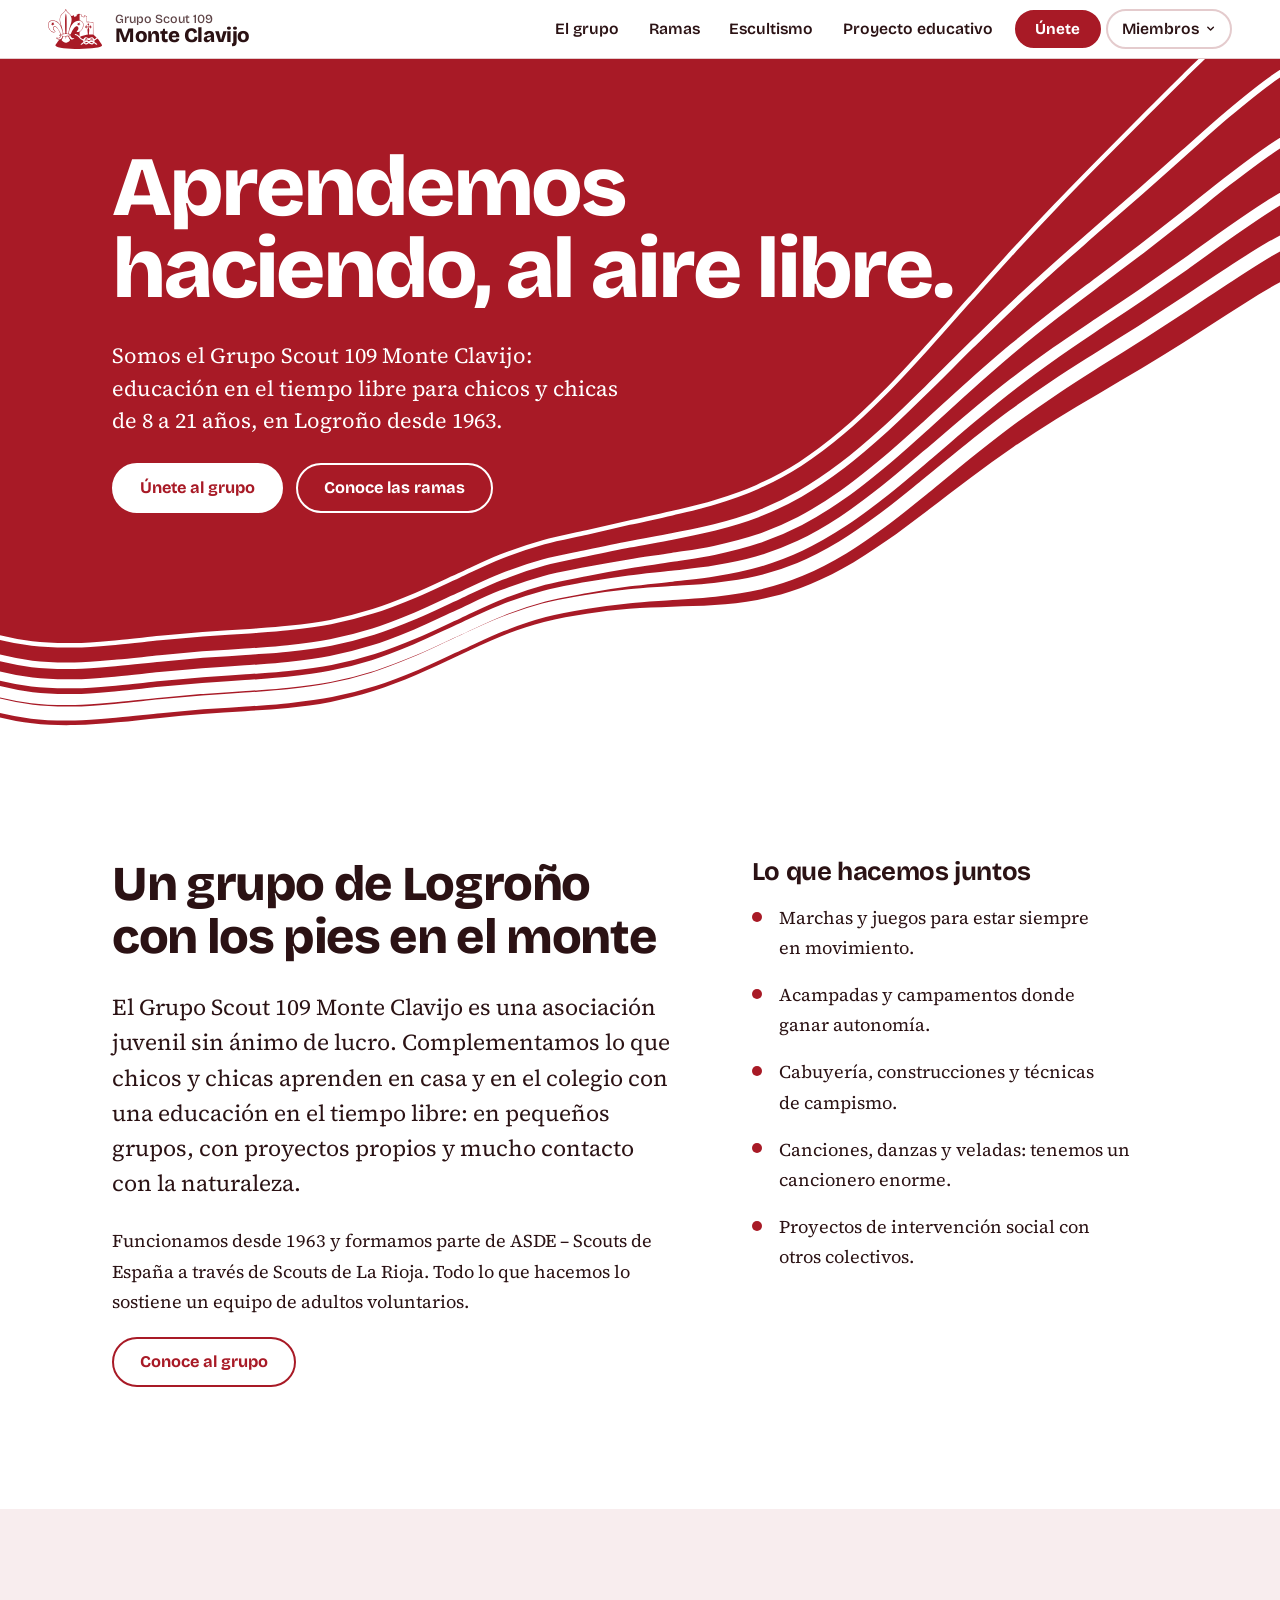
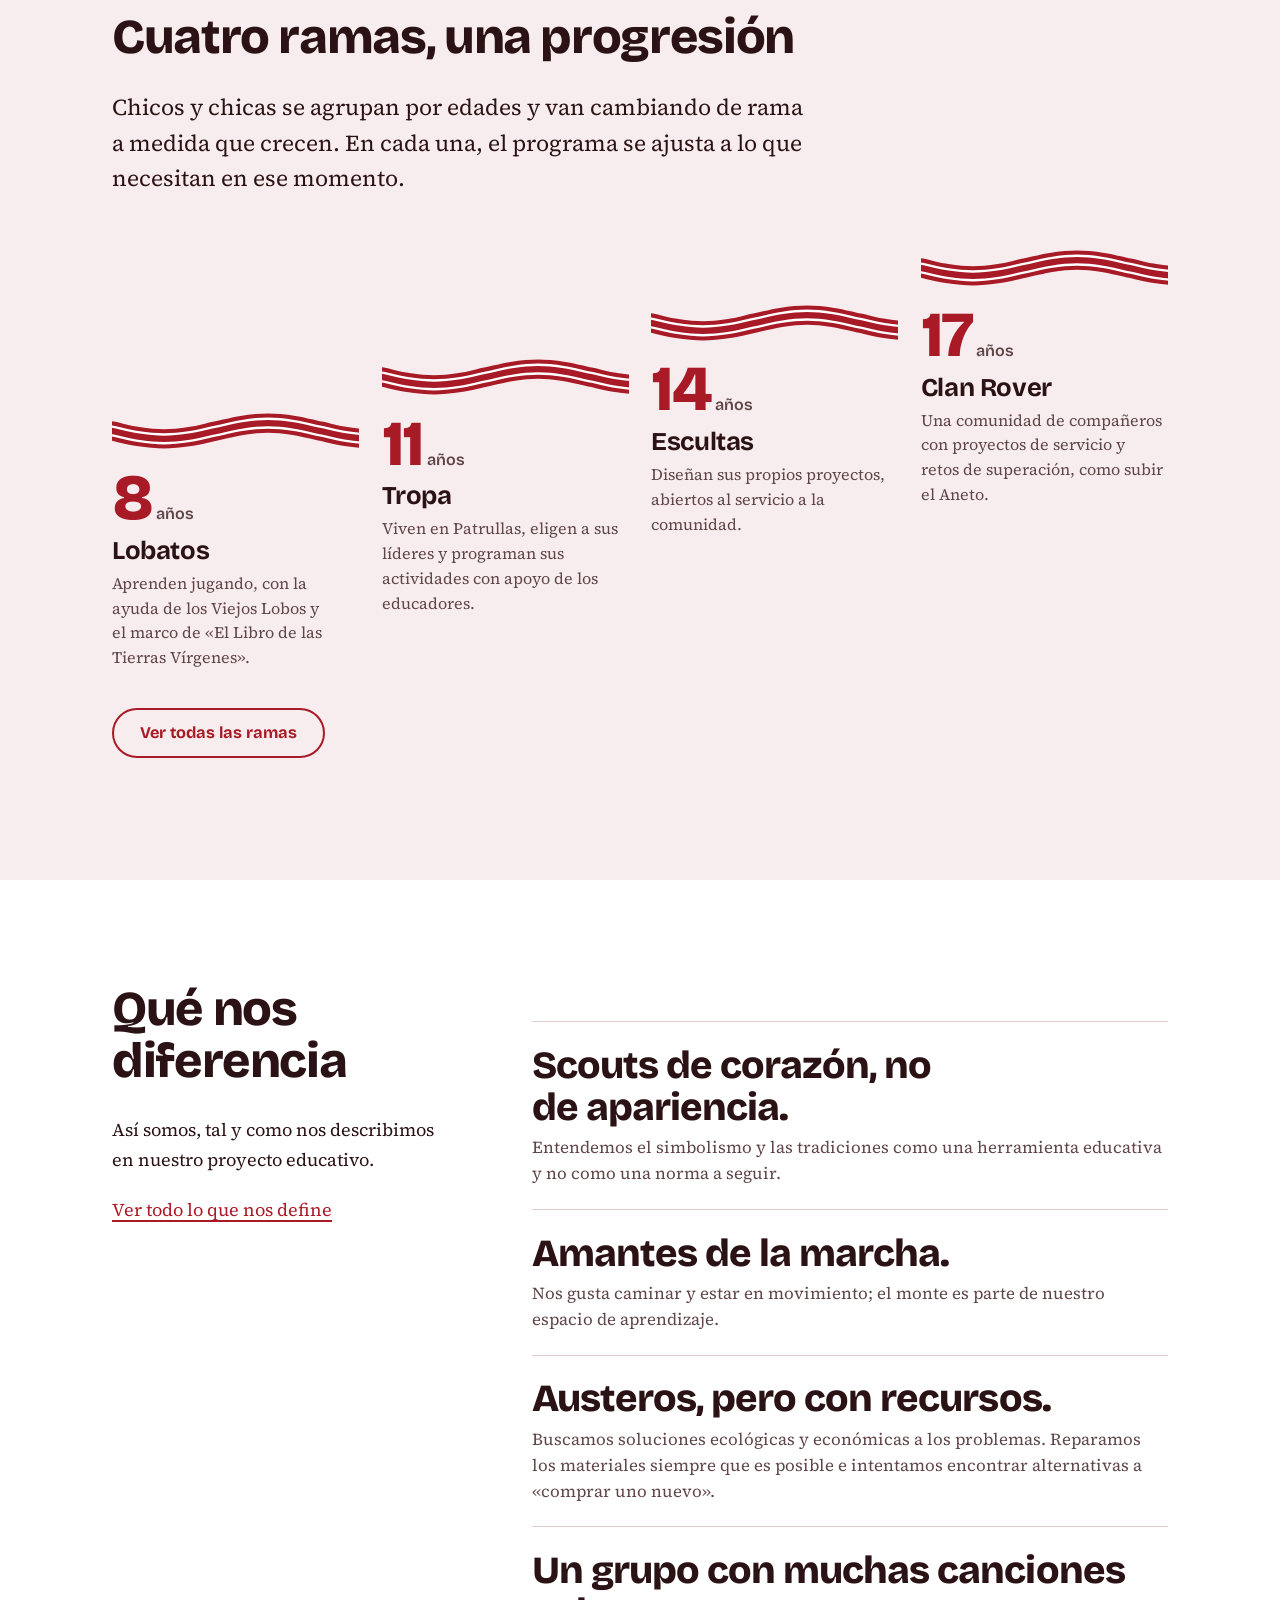
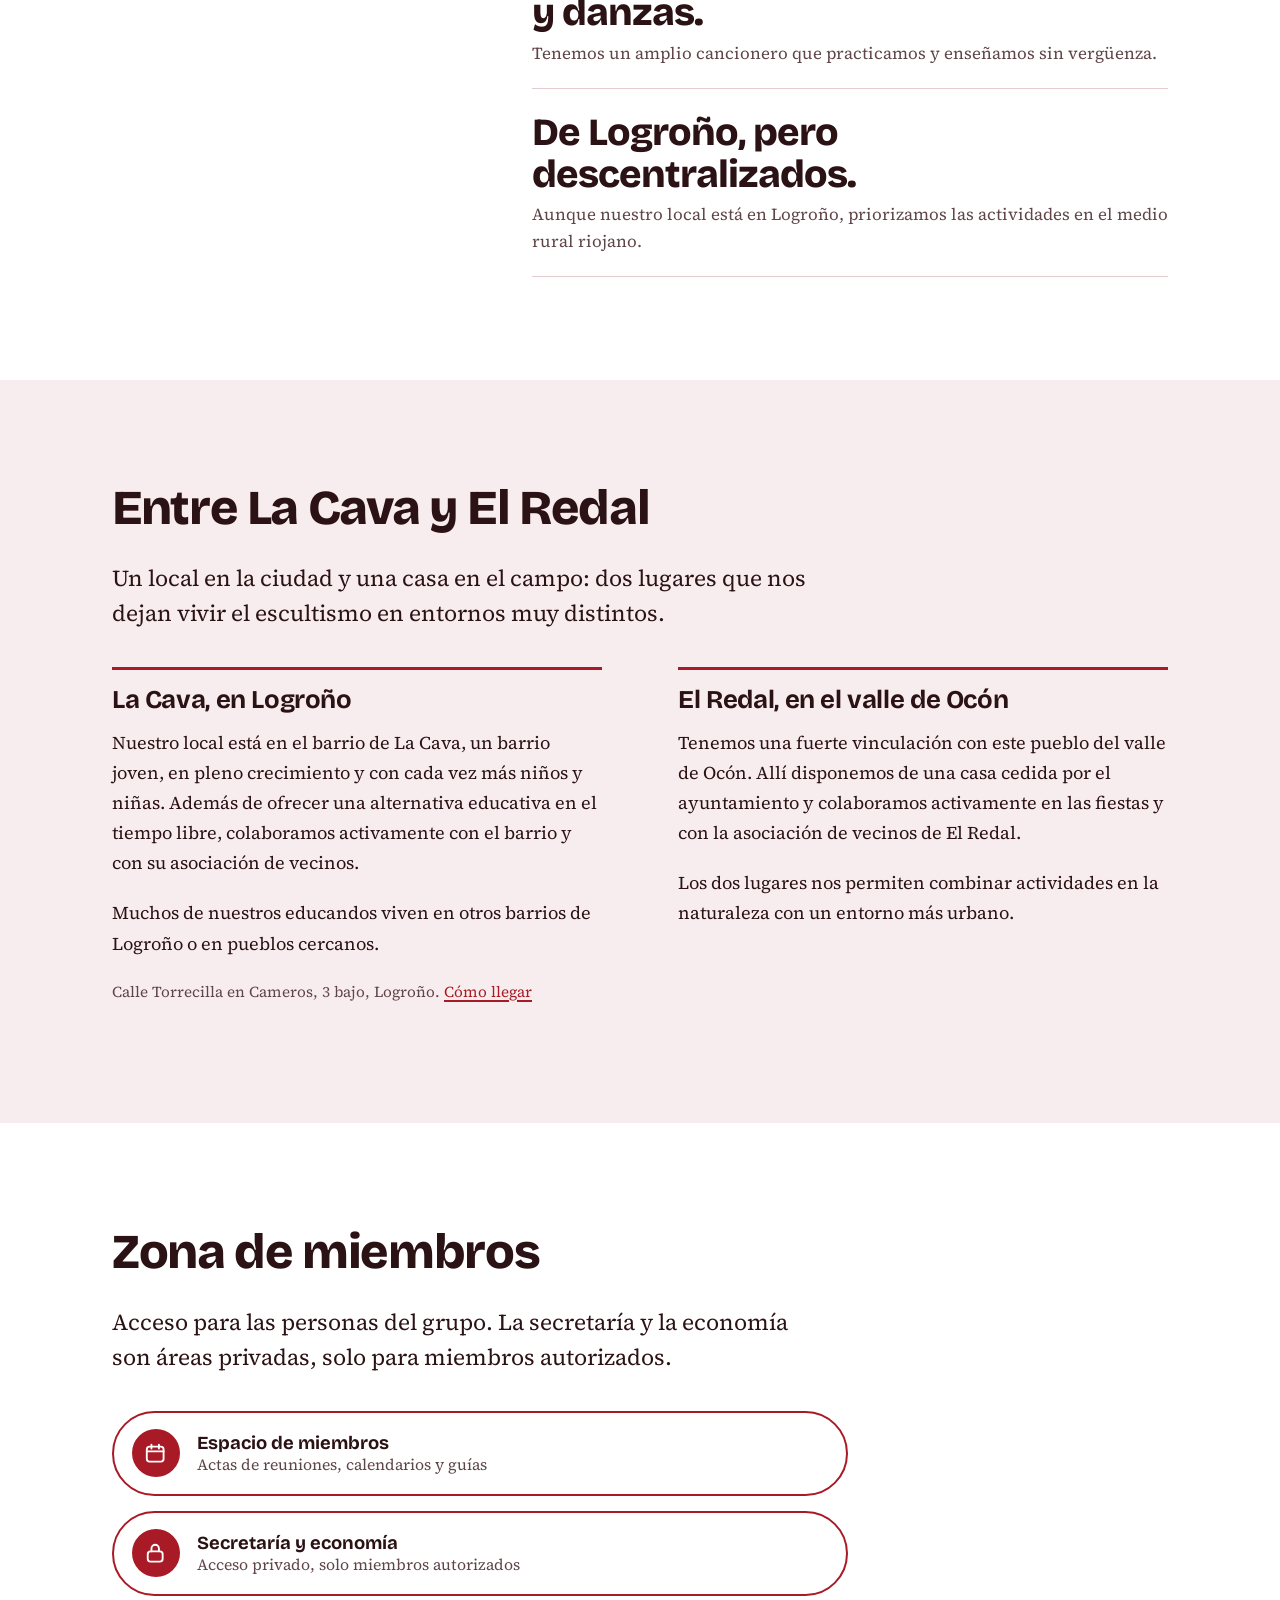
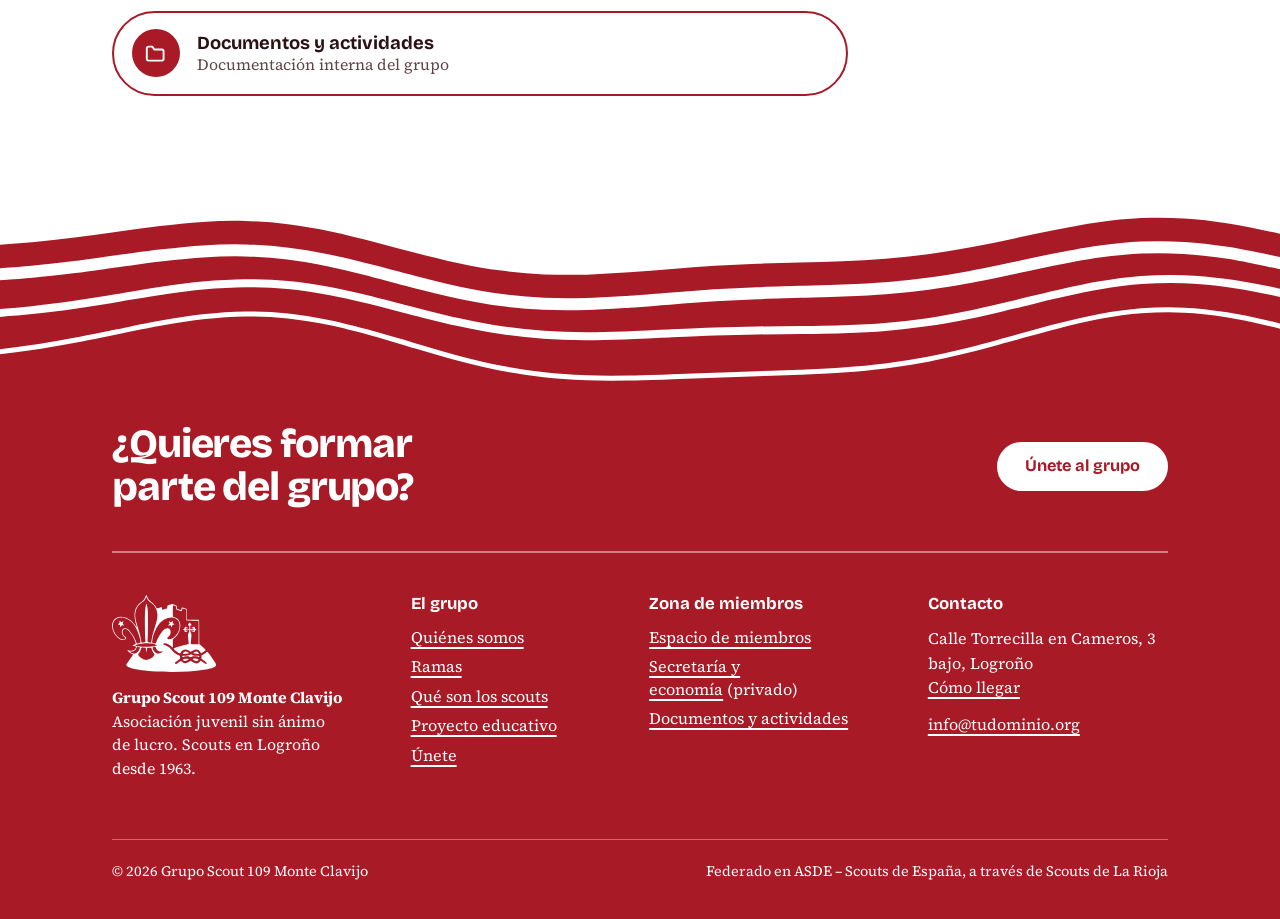
<file: index.html>
<!doctype html>
<html lang="es">
<head>
<meta charset="utf-8">
<meta name="viewport" content="width=device-width, initial-scale=1">
<title>Grupo Scout 109 Monte Clavijo | Scouts en Logroño desde 1963</title>
<meta name="description" content="Grupo Scout 109 Monte Clavijo: asociación juvenil sin ánimo de lucro de Logroño. Educación en el tiempo libre y en la naturaleza para chicos y chicas de 8 a 21 años.">
<meta name="theme-color" content="#A81A26">
<link rel="icon" href="assets/img/logo.svg" type="image/svg+xml">
<link rel="preload" href="assets/fonts/bricolage-grotesque-latin-wght-normal.woff2" as="font" type="font/woff2" crossorigin>
<link rel="preload" href="assets/fonts/source-serif-4-latin-wght-normal.woff2" as="font" type="font/woff2" crossorigin>
<link rel="stylesheet" href="assets/css/style.css">
<noscript><style>.nav-toggle{display:none!important}.nav{display:block!important;position:static!important}.menu[hidden]{display:block!important;position:static!important}</style></noscript>
</head>
<body>
<a class="skip" href="#contenido">Saltar al contenido</a>
<header class="site-header">
  <div class="site-header__bar">
    <a class="brand" href="index.html" aria-label="Grupo Scout 109 Monte Clavijo, ir al inicio">
      <img src="assets/img/logo.svg" alt="" width="777" height="575">
      <span class="brand__name"><small>Grupo Scout 109</small><strong>Monte Clavijo</strong></span>
    </a>
    <button class="nav-toggle" type="button" aria-expanded="false" aria-controls="site-nav"><span class="nav-toggle__bars" aria-hidden="true"><i></i></span>Menú</button>
    <nav class="nav" id="site-nav" aria-label="Principal">
      <ul class="nav__list">
        <li><a class="nav__link" href="nosotros.html">El grupo</a></li><li><a class="nav__link" href="ramas.html">Ramas</a></li><li><a class="nav__link" href="escultismo.html">Escultismo</a></li><li><a class="nav__link" href="proyecto-educativo.html">Proyecto educativo</a></li>
        <li class="nav__item--cta"><a class="btn btn--small" href="unete.html">Únete</a></li>
        <li class="nav__item--members">
          <button class="nav__link nav__link--members" type="button" aria-expanded="false" aria-controls="members-menu">Miembros <svg class="nav__chev" viewBox="0 0 24 24" fill="none" stroke="currentColor" stroke-width="3" stroke-linecap="round" stroke-linejoin="round" aria-hidden="true"><path d="M6 9l6 6 6-6"/></svg></button>
          <div class="menu" id="members-menu" hidden>
            <p class="menu__title">Zona de miembros</p>
            <a href="/miembros/"><span class="menu__icon"><svg viewBox="0 0 24 24" fill="none" stroke="currentColor" stroke-width="2" stroke-linecap="round" stroke-linejoin="round" aria-hidden="true"><rect x="3" y="5" width="18" height="16" rx="3"/><path d="M3 10h18M8 3v4M16 3v4"/></svg></span><span><strong>Espacio de miembros</strong><span>Actas de reuniones, calendarios y guías</span></span></a>
            <a href="/secretaria-economia/" rel="nofollow"><span class="menu__icon"><svg viewBox="0 0 24 24" fill="none" stroke="currentColor" stroke-width="2" stroke-linecap="round" stroke-linejoin="round" aria-hidden="true"><rect x="4" y="10" width="16" height="11" rx="3"/><path d="M8 10V7a4 4 0 0 1 8 0v3"/></svg></span><span><strong>Secretaría y economía</strong><span>Acceso privado, solo miembros autorizados</span></span></a>
            <a href="/documentos-actividades/"><span class="menu__icon"><svg viewBox="0 0 24 24" fill="none" stroke="currentColor" stroke-width="2" stroke-linecap="round" stroke-linejoin="round" aria-hidden="true"><path d="M3 7a2 2 0 0 1 2-2h4l2 3h8a2 2 0 0 1 2 2v8a2 2 0 0 1-2 2H5a2 2 0 0 1-2-2z"/></svg></span><span><strong>Documentos y actividades</strong><span>Documentación interna del grupo</span></span></a>
          </div>
        </li>
      </ul>
    </nav>
  </div>
</header>
<main id="contenido">
<section class="hero on-red hero--home">
  <div class="hero__waves" aria-hidden="true"></div>
  <div class="wrap hero__inner">
    <h1>Aprendemos haciendo, al aire libre.</h1>
    <p class="hero__lede">Somos el Grupo Scout 109 Monte Clavijo: educación en el tiempo libre para chicos y chicas de 8 a 21 años, en Logroño desde 1963.</p>
    <div class="hero__actions"><a class="btn btn--white" href="unete.html">Únete al grupo</a><a class="btn btn--ghost" href="ramas.html">Conoce las ramas</a></div>
  </div>
</section>

<section class="section">
  <div class="wrap split split--lead">
    <div>
      <h2>Un grupo de Logroño con los pies en el monte</h2>
      <p class="lead">El Grupo Scout 109 Monte Clavijo es una asociación juvenil sin ánimo de lucro. Complementamos lo que chicos y chicas aprenden en casa y en el colegio con una educación en el tiempo libre: en pequeños grupos, con proyectos propios y mucho contacto con la naturaleza.</p>
      <p class="prose">Funcionamos desde 1963 y formamos parte de ASDE – Scouts de España a través de Scouts de La Rioja. Todo lo que hacemos lo sostiene un equipo de adultos voluntarios.</p>
      <p><a class="btn btn--outline" href="nosotros.html">Conoce al grupo</a></p>
    </div>
    <div class="kicker-list">
      <h3>Lo que hacemos juntos</h3>
      <ul class="ticks">
        <li>Marchas y juegos para estar siempre en movimiento.</li>
        <li>Acampadas y campamentos donde ganar autonomía.</li>
        <li>Cabuyería, construcciones y técnicas de campismo.</li>
        <li>Canciones, danzas y veladas: tenemos un cancionero enorme.</li>
        <li>Proyectos de intervención social con otros colectivos.</li>
      </ul>
    </div>
  </div>
</section>

<section class="section section--tint" id="ramas">
  <div class="wrap">
    <h2>Cuatro ramas, una progresión</h2>
    <p class="lead prose--wide">Chicos y chicas se agrupan por edades y van cambiando de rama a medida que crecen. En cada una, el programa se ajusta a lo que necesitan en ese momento.</p>
    <ol class="ladder">
      <li class="ladder__item" style="--step:3">
        <div class="ladder__age">8<small>años</small></div>
        <h3><a href="ramas.html#lobatos">Lobatos</a></h3>
        <p>Aprenden jugando, con la ayuda de los Viejos Lobos y el marco de «El Libro de las Tierras Vírgenes».</p>
      </li>
      <li class="ladder__item" style="--step:2">
        <div class="ladder__age">11<small>años</small></div>
        <h3><a href="ramas.html#tropa">Tropa</a></h3>
        <p>Viven en Patrullas, eligen a sus líderes y programan sus actividades con apoyo de los educadores.</p>
      </li>
      <li class="ladder__item" style="--step:1">
        <div class="ladder__age">14<small>años</small></div>
        <h3><a href="ramas.html#escultas">Escultas</a></h3>
        <p>Diseñan sus propios proyectos, abiertos al servicio a la comunidad.</p>
      </li>
      <li class="ladder__item" style="--step:0">
        <div class="ladder__age">17<small>años</small></div>
        <h3><a href="ramas.html#clan">Clan Rover</a></h3>
        <p>Una comunidad de compañeros con proyectos de servicio y retos de superación, como subir el Aneto.</p>
      </li>
    </ol>
    <p style="margin-top:2.4rem"><a class="btn btn--outline" href="ramas.html">Ver todas las ramas</a></p>
  </div>
</section>

<section class="section">
  <div class="wrap split split--aside">
    <div>
      <h2>Qué nos diferencia</h2>
      <p class="prose">Así somos, tal y como nos describimos en nuestro proyecto educativo.</p>
      <p><a href="nosotros.html#diferencia">Ver todo lo que nos define</a></p>
    </div>
    <div>
      <ul class="statements"><li><strong>Scouts de corazón, no de apariencia.</strong><span>Entendemos el simbolismo y las tradiciones como una herramienta educativa y no como una norma a seguir.</span></li><li><strong>Amantes de la marcha.</strong><span>Nos gusta caminar y estar en movimiento; el monte es parte de nuestro espacio de aprendizaje.</span></li><li><strong>Austeros, pero con recursos.</strong><span>Buscamos soluciones ecológicas y económicas a los problemas. Reparamos los materiales siempre que es posible e intentamos encontrar alternativas a «comprar uno nuevo».</span></li><li><strong>Un grupo con muchas canciones y danzas.</strong><span>Tenemos un amplio cancionero que practicamos y enseñamos sin vergüenza.</span></li><li><strong>De Logroño, pero descentralizados.</strong><span>Aunque nuestro local está en Logroño, priorizamos las actividades en el medio rural riojano.</span></li></ul>
    </div>
  </div>
</section>

<section class="section section--tint">
  <div class="wrap">
    <h2>Entre La Cava y El Redal</h2>
    <p class="lead prose--wide">Un local en la ciudad y una casa en el campo: dos lugares que nos dejan vivir el escultismo en entornos muy distintos.</p>
    <div class="places">
      <div>
        <h3>La Cava, en Logroño</h3>
        <p>Nuestro local está en el barrio de La Cava, un barrio joven, en pleno crecimiento y con cada vez más niños y niñas. Además de ofrecer una alternativa educativa en el tiempo libre, colaboramos activamente con el barrio y con su asociación de vecinos.</p>
        <p>Muchos de nuestros educandos viven en otros barrios de Logroño o en pueblos cercanos.</p>
        <p class="small muted">Calle Torrecilla en Cameros, 3 bajo, Logroño. <a href="https://www.google.com/maps/search/?api=1&query=Calle+Torrecilla+en+Cameros+3+Logro%C3%B1o">Cómo llegar</a></p>
      </div>
      <div>
        <h3>El Redal, en el valle de Ocón</h3>
        <p>Tenemos una fuerte vinculación con este pueblo del valle de Ocón. Allí disponemos de una casa cedida por el ayuntamiento y colaboramos activamente en las fiestas y con la asociación de vecinos de El Redal.</p>
        <p>Los dos lugares nos permiten combinar actividades en la naturaleza con un entorno más urbano.</p>
      </div>
    </div>
  </div>
</section>

<section class="section">
  <div class="wrap">
    <h2>Zona de miembros</h2>
    <p class="lead prose--wide">Acceso para las personas del grupo. La secretaría y la economía son áreas privadas, solo para miembros autorizados.</p>
    <ul class="members">
      <li><a href="/miembros/"><span class="members__icon"><svg viewBox="0 0 24 24" fill="none" stroke="currentColor" stroke-width="2" stroke-linecap="round" stroke-linejoin="round" aria-hidden="true"><rect x="3" y="5" width="18" height="16" rx="3"/><path d="M3 10h18M8 3v4M16 3v4"/></svg></span><span><strong>Espacio de miembros</strong><span class="muted">Actas de reuniones, calendarios y guías</span></span></a></li>
      <li><a href="/secretaria-economia/" rel="nofollow"><span class="members__icon"><svg viewBox="0 0 24 24" fill="none" stroke="currentColor" stroke-width="2" stroke-linecap="round" stroke-linejoin="round" aria-hidden="true"><rect x="4" y="10" width="16" height="11" rx="3"/><path d="M8 10V7a4 4 0 0 1 8 0v3"/></svg></span><span><strong>Secretaría y economía</strong><span class="muted">Acceso privado, solo miembros autorizados</span></span></a></li>
      <li><a href="/documentos-actividades/"><span class="members__icon"><svg viewBox="0 0 24 24" fill="none" stroke="currentColor" stroke-width="2" stroke-linecap="round" stroke-linejoin="round" aria-hidden="true"><path d="M3 7a2 2 0 0 1 2-2h4l2 3h8a2 2 0 0 1 2 2v8a2 2 0 0 1-2 2H5a2 2 0 0 1-2-2z"/></svg></span><span><strong>Documentos y actividades</strong><span class="muted">Documentación interna del grupo</span></span></a></li>
    </ul>
  </div>
</section>

</main>
<div class="foot-wave" aria-hidden="true"></div>
<footer class="site-footer on-red">
  <div class="wrap">
    <div class="foot-cta">
      <h2>¿Quieres formar parte del grupo?</h2>
      <a class="btn btn--white" href="unete.html">Únete al grupo</a>
    </div>
    <div class="foot-grid">
      <div class="foot-brand">
        <img src="assets/img/logo-blanco.svg" alt="" width="777" height="575">
        <p><strong>Grupo Scout 109 Monte Clavijo</strong><br>Asociación juvenil sin ánimo de lucro. Scouts en Logroño desde 1963.</p>
      </div>
      <div>
        <h2>El grupo</h2>
        <ul>
          <li><a href="nosotros.html">Quiénes somos</a></li>
          <li><a href="ramas.html">Ramas</a></li>
          <li><a href="escultismo.html">Qué son los scouts</a></li>
          <li><a href="proyecto-educativo.html">Proyecto educativo</a></li>
          <li><a href="unete.html">Únete</a></li>
        </ul>
      </div>
      <div>
        <h2>Zona de miembros</h2>
        <ul>
          <li><a href="/miembros/">Espacio de miembros</a></li>
          <li><a href="/secretaria-economia/" rel="nofollow">Secretaría y economía</a> (privado)</li>
          <li><a href="/documentos-actividades/">Documentos y actividades</a></li>
        </ul>
      </div>
      <div>
        <h2>Contacto</h2>
        <address>Calle Torrecilla en Cameros, 3 bajo, Logroño<br><a href="https://www.google.com/maps/search/?api=1&query=Calle+Torrecilla+en+Cameros+3+Logro%C3%B1o">Cómo llegar</a></address>
        <ul style="margin-top:.8rem"><li><a href="mailto:info@tudominio.org">info@tudominio.org</a></li></ul>
      </div>
    </div>
    <div class="foot-legal">
      <p>© 2026 Grupo Scout 109 Monte Clavijo</p>
      <p>Federado en ASDE – Scouts de España, a través de Scouts de La Rioja</p>
    </div>
  </div>
</footer>
<script src="assets/js/site.js" defer></script>
</body>
</html>
</file>
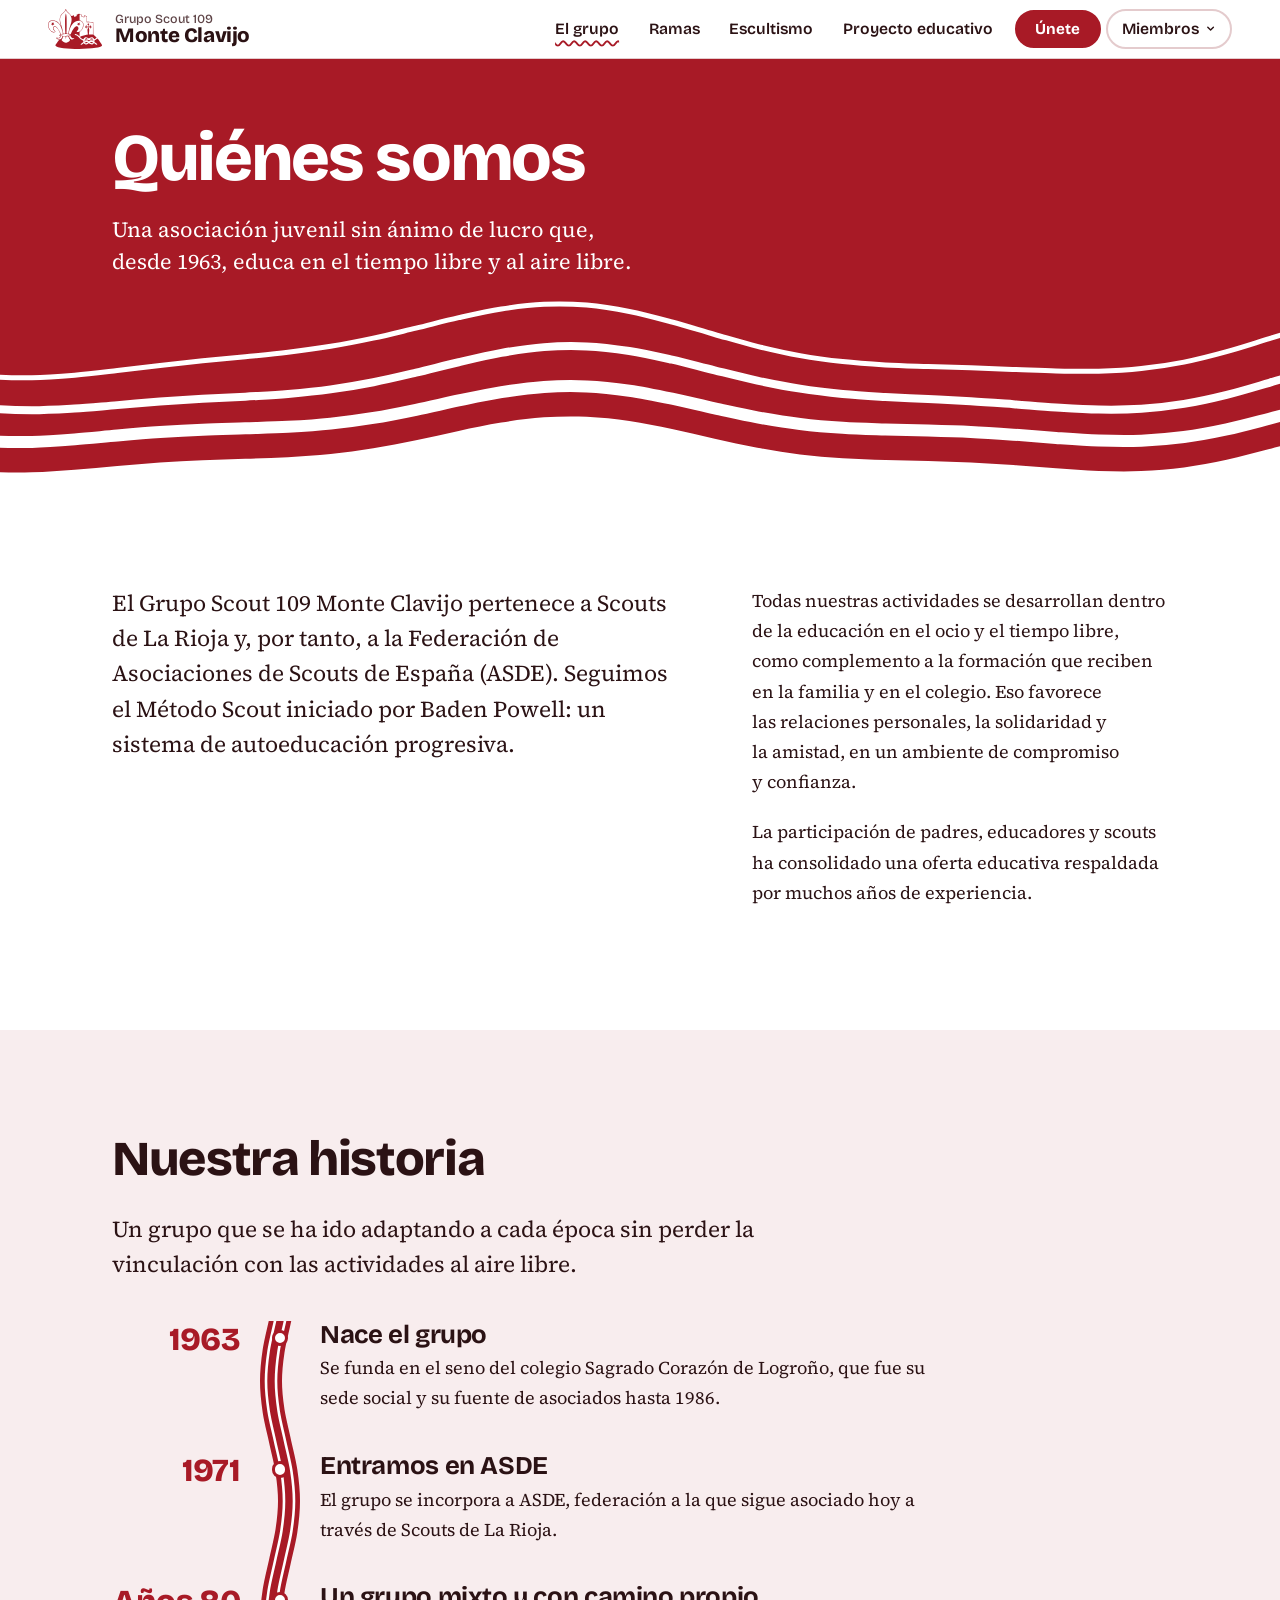
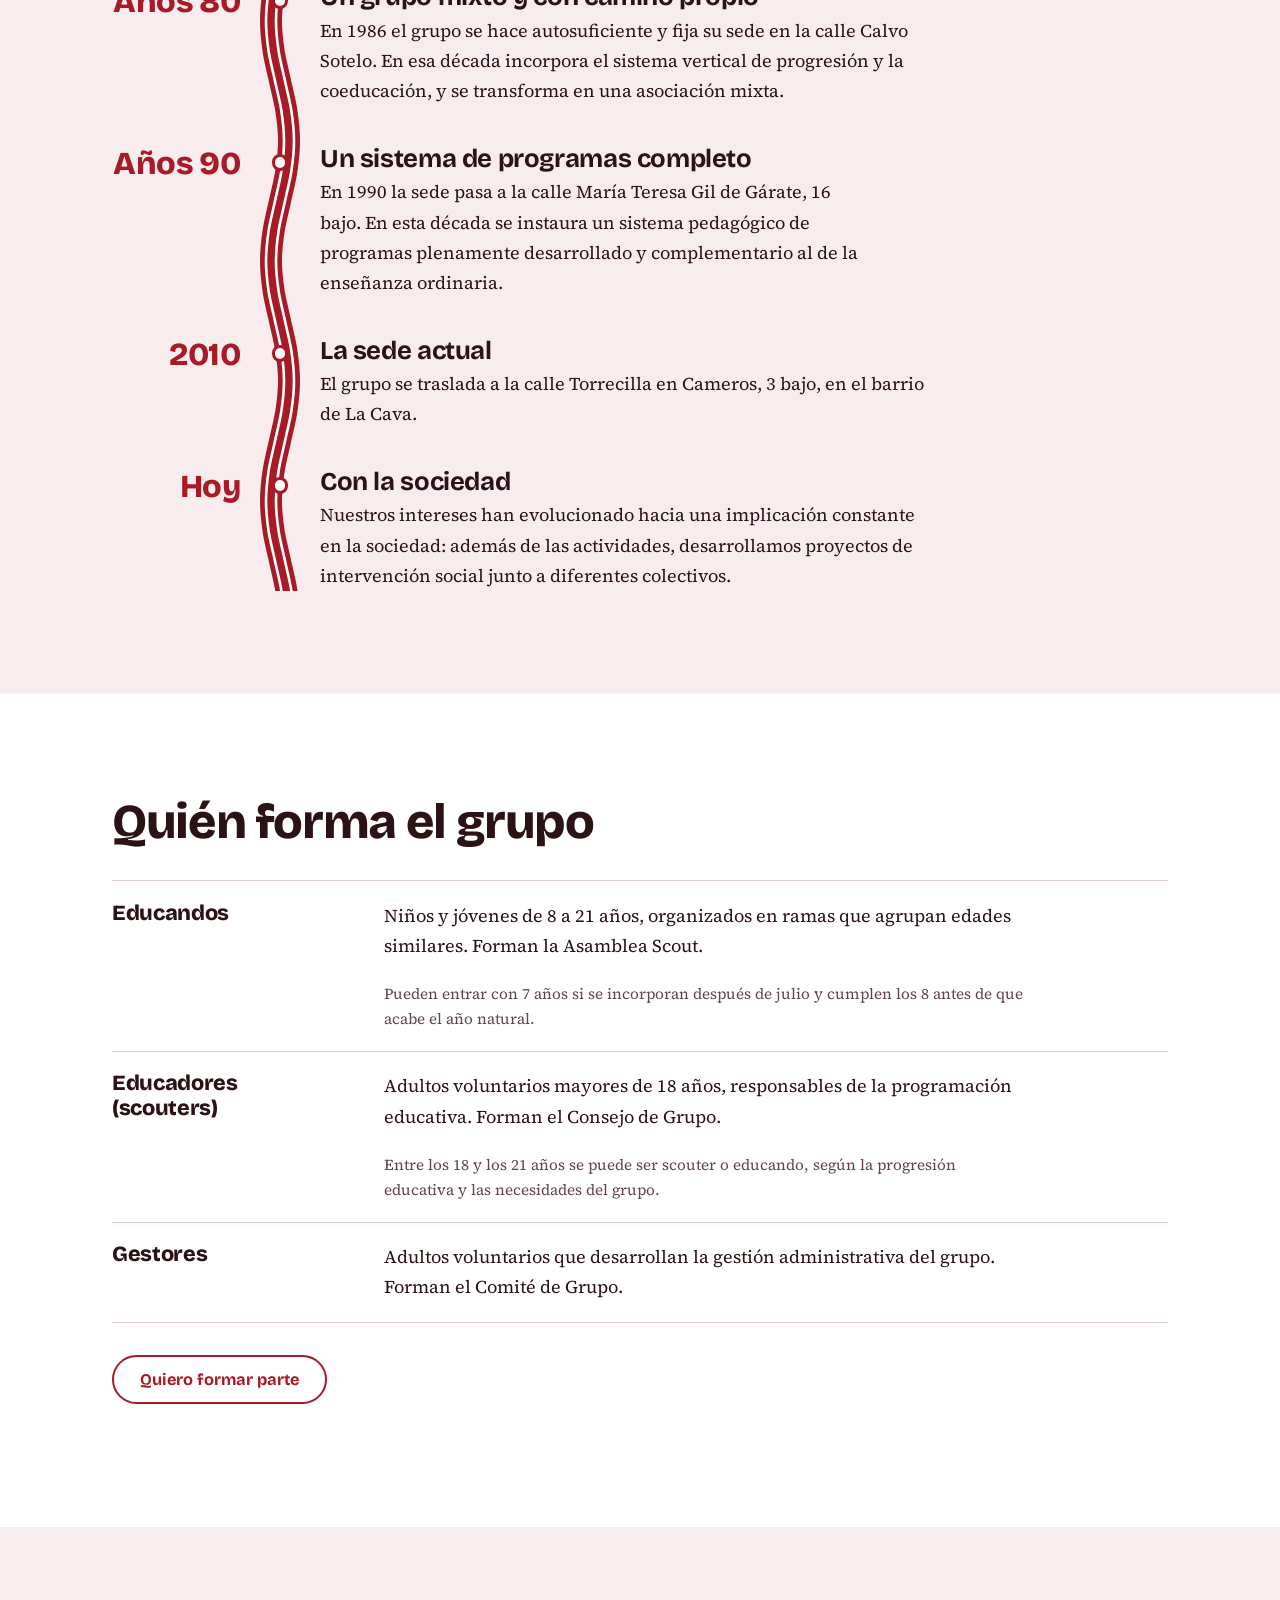
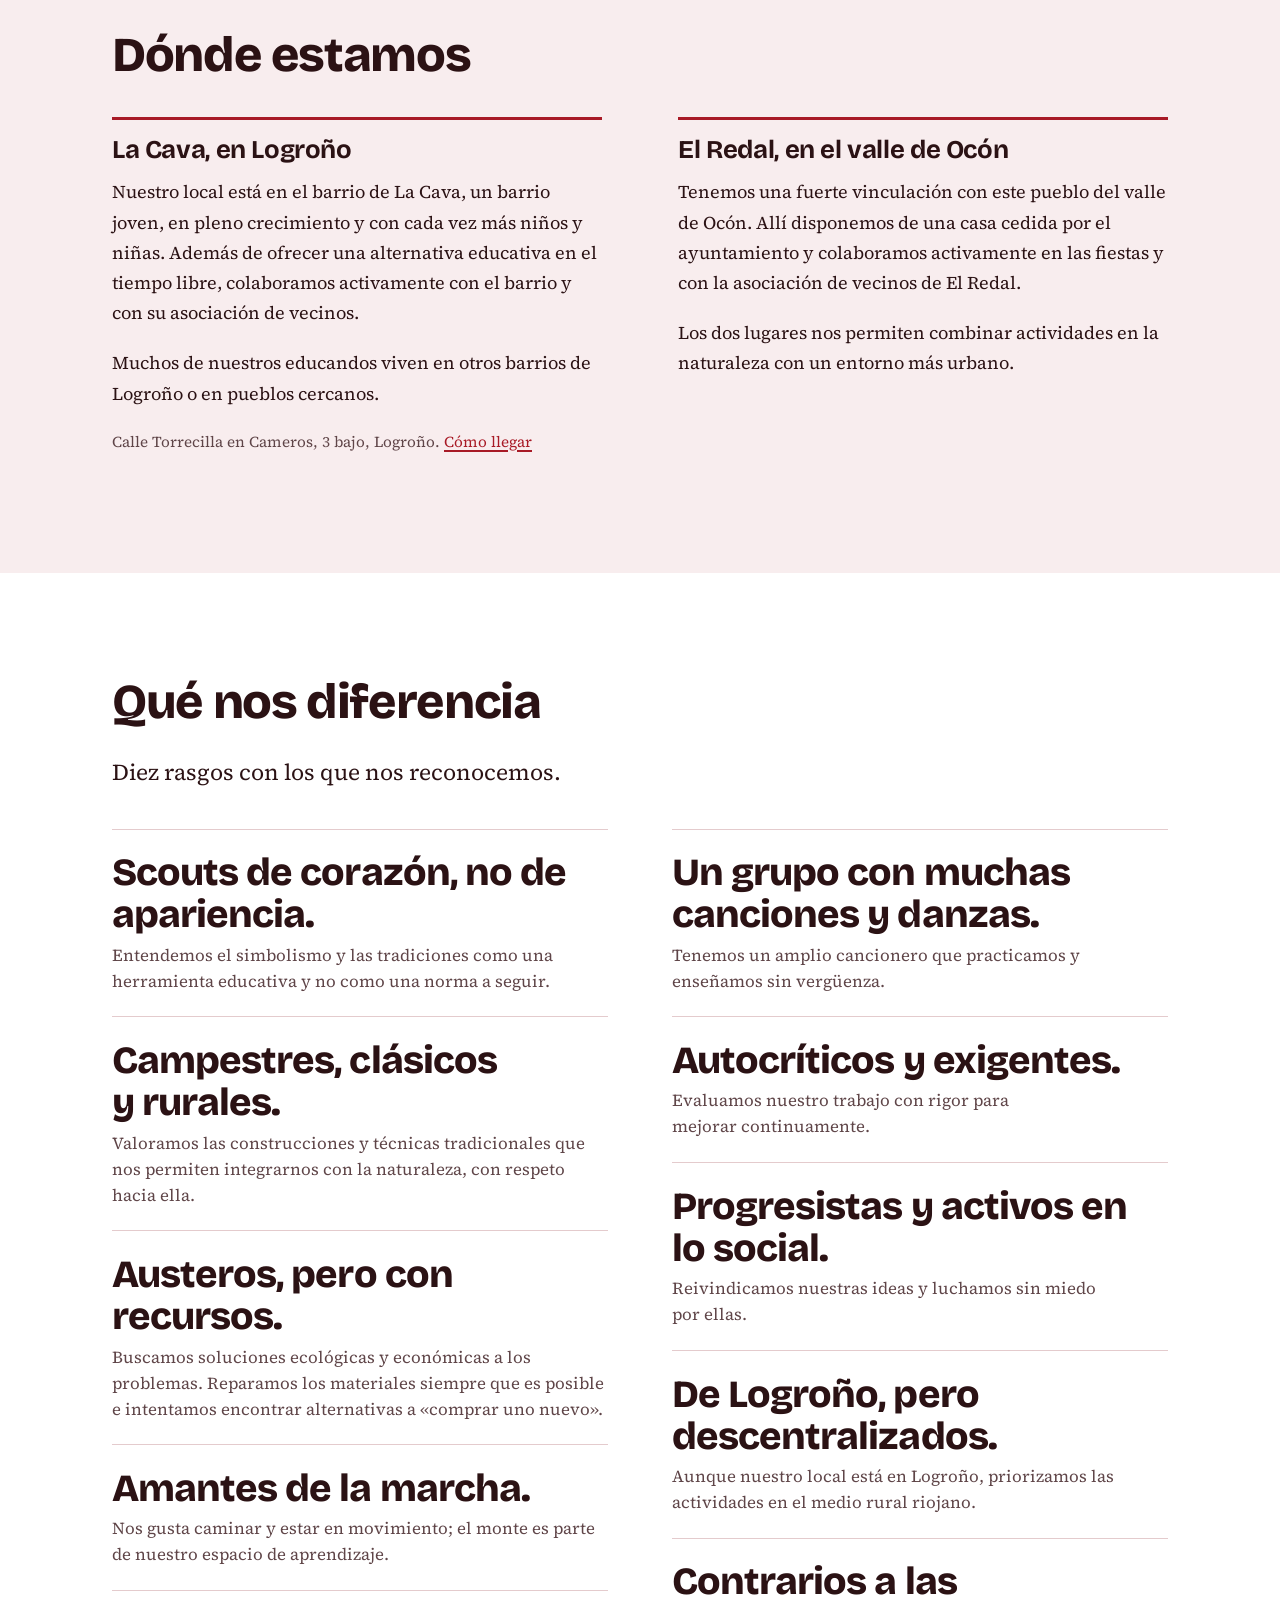
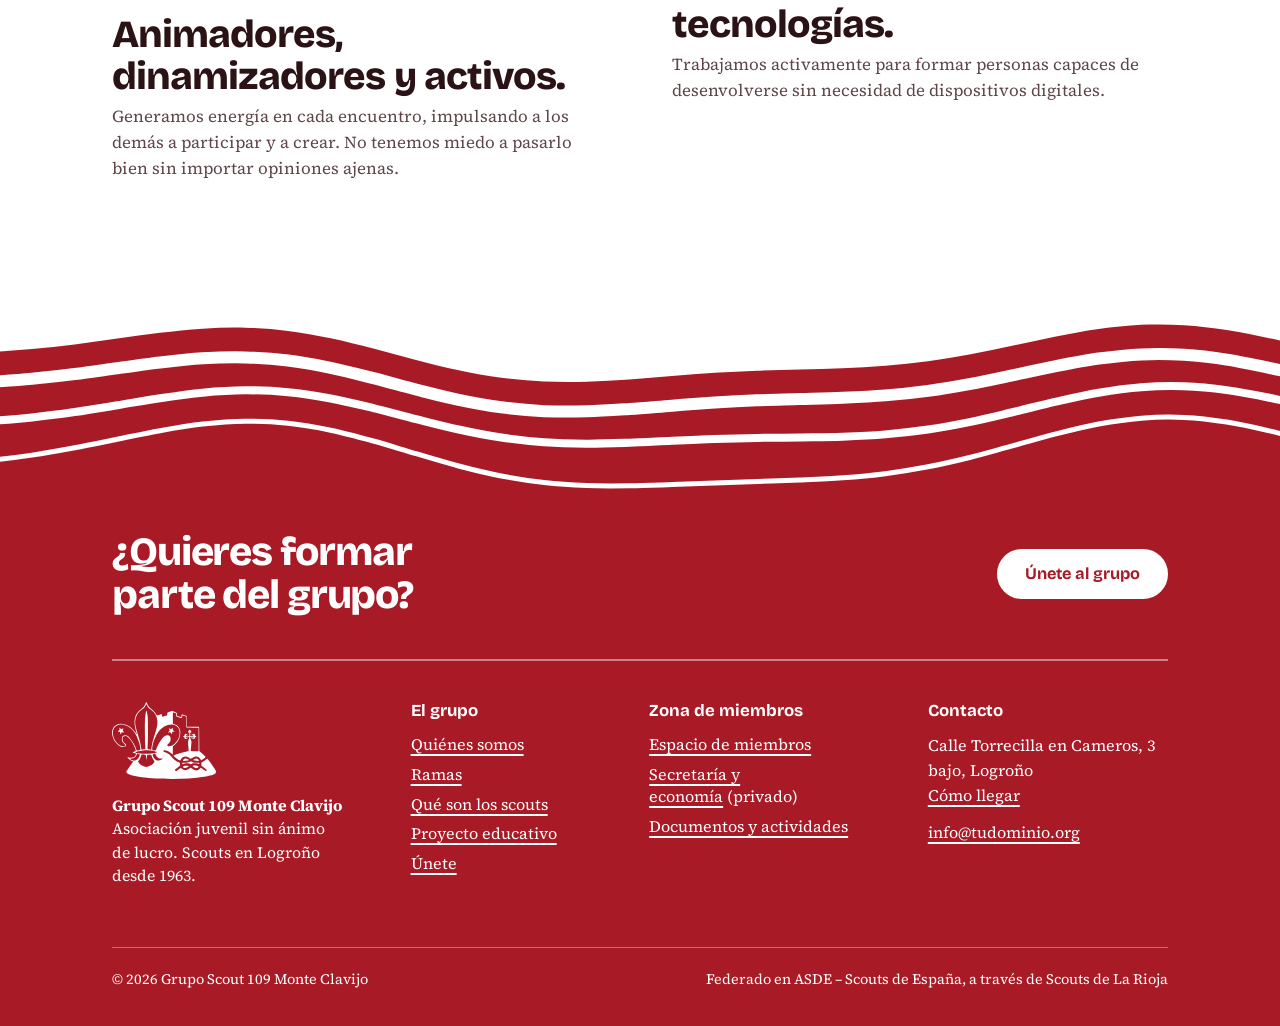
<file: nosotros.html>
<!doctype html>
<html lang="es">
<head>
<meta charset="utf-8">
<meta name="viewport" content="width=device-width, initial-scale=1">
<title>Quiénes somos | Grupo Scout 109 Monte Clavijo</title>
<meta name="description" content="Historia, miembros, ubicación y rasgos de identidad del Grupo Scout 109 Monte Clavijo de Logroño, activo desde 1963.">
<meta name="theme-color" content="#A81A26">
<link rel="icon" href="assets/img/logo.svg" type="image/svg+xml">
<link rel="preload" href="assets/fonts/bricolage-grotesque-latin-wght-normal.woff2" as="font" type="font/woff2" crossorigin>
<link rel="preload" href="assets/fonts/source-serif-4-latin-wght-normal.woff2" as="font" type="font/woff2" crossorigin>
<link rel="stylesheet" href="assets/css/style.css">
<noscript><style>.nav-toggle{display:none!important}.nav{display:block!important;position:static!important}.menu[hidden]{display:block!important;position:static!important}</style></noscript>
</head>
<body>
<a class="skip" href="#contenido">Saltar al contenido</a>
<header class="site-header">
  <div class="site-header__bar">
    <a class="brand" href="index.html" aria-label="Grupo Scout 109 Monte Clavijo, ir al inicio">
      <img src="assets/img/logo.svg" alt="" width="777" height="575">
      <span class="brand__name"><small>Grupo Scout 109</small><strong>Monte Clavijo</strong></span>
    </a>
    <button class="nav-toggle" type="button" aria-expanded="false" aria-controls="site-nav"><span class="nav-toggle__bars" aria-hidden="true"><i></i></span>Menú</button>
    <nav class="nav" id="site-nav" aria-label="Principal">
      <ul class="nav__list">
        <li><a class="nav__link" href="nosotros.html" aria-current="page">El grupo</a></li><li><a class="nav__link" href="ramas.html">Ramas</a></li><li><a class="nav__link" href="escultismo.html">Escultismo</a></li><li><a class="nav__link" href="proyecto-educativo.html">Proyecto educativo</a></li>
        <li class="nav__item--cta"><a class="btn btn--small" href="unete.html">Únete</a></li>
        <li class="nav__item--members">
          <button class="nav__link nav__link--members" type="button" aria-expanded="false" aria-controls="members-menu">Miembros <svg class="nav__chev" viewBox="0 0 24 24" fill="none" stroke="currentColor" stroke-width="3" stroke-linecap="round" stroke-linejoin="round" aria-hidden="true"><path d="M6 9l6 6 6-6"/></svg></button>
          <div class="menu" id="members-menu" hidden>
            <p class="menu__title">Zona de miembros</p>
            <a href="/miembros/"><span class="menu__icon"><svg viewBox="0 0 24 24" fill="none" stroke="currentColor" stroke-width="2" stroke-linecap="round" stroke-linejoin="round" aria-hidden="true"><rect x="3" y="5" width="18" height="16" rx="3"/><path d="M3 10h18M8 3v4M16 3v4"/></svg></span><span><strong>Espacio de miembros</strong><span>Actas de reuniones, calendarios y guías</span></span></a>
            <a href="/secretaria-economia/" rel="nofollow"><span class="menu__icon"><svg viewBox="0 0 24 24" fill="none" stroke="currentColor" stroke-width="2" stroke-linecap="round" stroke-linejoin="round" aria-hidden="true"><rect x="4" y="10" width="16" height="11" rx="3"/><path d="M8 10V7a4 4 0 0 1 8 0v3"/></svg></span><span><strong>Secretaría y economía</strong><span>Acceso privado, solo miembros autorizados</span></span></a>
            <a href="/documentos-actividades/"><span class="menu__icon"><svg viewBox="0 0 24 24" fill="none" stroke="currentColor" stroke-width="2" stroke-linecap="round" stroke-linejoin="round" aria-hidden="true"><path d="M3 7a2 2 0 0 1 2-2h4l2 3h8a2 2 0 0 1 2 2v8a2 2 0 0 1-2 2H5a2 2 0 0 1-2-2z"/></svg></span><span><strong>Documentos y actividades</strong><span>Documentación interna del grupo</span></span></a>
          </div>
        </li>
      </ul>
    </nav>
  </div>
</header>
<main id="contenido">
<section class="hero on-red hero--page">
  <div class="hero__waves" aria-hidden="true"></div>
  <div class="wrap hero__inner">
    <h1>Quiénes somos</h1>
    <p class="hero__lede">Una asociación juvenil sin ánimo de lucro que, desde 1963, educa en el tiempo libre y al aire libre.</p>
  </div>
</section>

<section class="section">
  <div class="wrap split split--lead">
    <div>
      <p class="lead">El Grupo Scout 109 Monte Clavijo pertenece a Scouts de La Rioja y, por tanto, a la Federación de Asociaciones de Scouts de España (ASDE). Seguimos el Método Scout iniciado por Baden Powell: un sistema de autoeducación progresiva.</p>
    </div>
    <div>
      <p>Todas nuestras actividades se desarrollan dentro de la educación en el ocio y el tiempo libre, como complemento a la formación que reciben en la familia y en el colegio. Eso favorece las relaciones personales, la solidaridad y la amistad, en un ambiente de compromiso y confianza.</p>
      <p>La participación de padres, educadores y scouts ha consolidado una oferta educativa respaldada por muchos años de experiencia.</p>
    </div>
  </div>
</section>

<section class="section section--tint" id="historia">
  <div class="wrap">
    <h2>Nuestra historia</h2>
    <p class="lead prose--wide">Un grupo que se ha ido adaptando a cada época sin perder la vinculación con las actividades al aire libre.</p>
    <ol class="timeline">
      <li>
        <div class="timeline__year">1963</div><div class="timeline__spine" aria-hidden="true"></div>
        <div class="timeline__body"><h3>Nace el grupo</h3><p>Se funda en el seno del colegio Sagrado Corazón de Logroño, que fue su sede social y su fuente de asociados hasta 1986.</p></div>
      </li>
      <li>
        <div class="timeline__year">1971</div><div class="timeline__spine" aria-hidden="true"></div>
        <div class="timeline__body"><h3>Entramos en ASDE</h3><p>El grupo se incorpora a ASDE, federación a la que sigue asociado hoy a través de Scouts de La Rioja.</p></div>
      </li>
      <li>
        <div class="timeline__year">Años 80</div><div class="timeline__spine" aria-hidden="true"></div>
        <div class="timeline__body"><h3>Un grupo mixto y con camino propio</h3><p>En 1986 el grupo se hace autosuficiente y fija su sede en la calle Calvo Sotelo. En esa década incorpora el sistema vertical de progresión y la coeducación, y se transforma en una asociación mixta.</p></div>
      </li>
      <li>
        <div class="timeline__year">Años 90</div><div class="timeline__spine" aria-hidden="true"></div>
        <div class="timeline__body"><h3>Un sistema de programas completo</h3><p>En 1990 la sede pasa a la calle María Teresa Gil de Gárate, 16 bajo. En esta década se instaura un sistema pedagógico de programas plenamente desarrollado y complementario al de la enseñanza ordinaria.</p></div>
      </li>
      <li>
        <div class="timeline__year">2010</div><div class="timeline__spine" aria-hidden="true"></div>
        <div class="timeline__body"><h3>La sede actual</h3><p>El grupo se traslada a la calle Torrecilla en Cameros, 3 bajo, en el barrio de La Cava.</p></div>
      </li>
      <li>
        <div class="timeline__year">Hoy</div><div class="timeline__spine" aria-hidden="true"></div>
        <div class="timeline__body"><h3>Con la sociedad</h3><p>Nuestros intereses han evolucionado hacia una implicación constante en la sociedad: además de las actividades, desarrollamos proyectos de intervención social junto a diferentes colectivos.</p></div>
      </li>
    </ol>
  </div>
</section>

<section class="section" id="miembros">
  <div class="wrap">
    <h2>Quién forma el grupo</h2>
    <dl class="defs">
      <div>
        <dt>Educandos</dt>
        <dd><p>Niños y jóvenes de 8 a 21 años, organizados en ramas que agrupan edades similares. Forman la Asamblea Scout.</p>
        <p class="small muted">Pueden entrar con 7 años si se incorporan después de julio y cumplen los 8 antes de que acabe el año natural.</p></dd>
      </div>
      <div>
        <dt>Educadores (scouters)</dt>
        <dd><p>Adultos voluntarios mayores de 18 años, responsables de la programación educativa. Forman el Consejo de Grupo.</p>
        <p class="small muted">Entre los 18 y los 21 años se puede ser scouter o educando, según la progresión educativa y las necesidades del grupo.</p></dd>
      </div>
      <div>
        <dt>Gestores</dt>
        <dd><p>Adultos voluntarios que desarrollan la gestión administrativa del grupo. Forman el Comité de Grupo.</p></dd>
      </div>
    </dl>
    <p style="margin-top:2rem"><a class="btn btn--outline" href="unete.html">Quiero formar parte</a></p>
  </div>
</section>

<section class="section section--tint" id="donde">
  <div class="wrap">
    <h2>Dónde estamos</h2>
    <div class="places">
      <div>
        <h3>La Cava, en Logroño</h3>
        <p>Nuestro local está en el barrio de La Cava, un barrio joven, en pleno crecimiento y con cada vez más niños y niñas. Además de ofrecer una alternativa educativa en el tiempo libre, colaboramos activamente con el barrio y con su asociación de vecinos.</p>
        <p>Muchos de nuestros educandos viven en otros barrios de Logroño o en pueblos cercanos.</p>
        <p class="small muted">Calle Torrecilla en Cameros, 3 bajo, Logroño. <a href="https://www.google.com/maps/search/?api=1&query=Calle+Torrecilla+en+Cameros+3+Logro%C3%B1o">Cómo llegar</a></p>
      </div>
      <div>
        <h3>El Redal, en el valle de Ocón</h3>
        <p>Tenemos una fuerte vinculación con este pueblo del valle de Ocón. Allí disponemos de una casa cedida por el ayuntamiento y colaboramos activamente en las fiestas y con la asociación de vecinos de El Redal.</p>
        <p>Los dos lugares nos permiten combinar actividades en la naturaleza con un entorno más urbano.</p>
      </div>
    </div>
  </div>
</section>

<section class="section" id="diferencia">
  <div class="wrap">
    <h2>Qué nos diferencia</h2>
    <p class="lead prose--wide">Diez rasgos con los que nos reconocemos.</p>
    <ul class="statements statements--cols"><li><strong>Scouts de corazón, no de apariencia.</strong><span>Entendemos el simbolismo y las tradiciones como una herramienta educativa y no como una norma a seguir.</span></li><li><strong>Campestres, clásicos y rurales.</strong><span>Valoramos las construcciones y técnicas tradicionales que nos permiten integrarnos con la naturaleza, con respeto hacia ella.</span></li><li><strong>Austeros, pero con recursos.</strong><span>Buscamos soluciones ecológicas y económicas a los problemas. Reparamos los materiales siempre que es posible e intentamos encontrar alternativas a «comprar uno nuevo».</span></li><li><strong>Amantes de la marcha.</strong><span>Nos gusta caminar y estar en movimiento; el monte es parte de nuestro espacio de aprendizaje.</span></li><li><strong>Animadores, dinamizadores y activos.</strong><span>Generamos energía en cada encuentro, impulsando a los demás a participar y a crear. No tenemos miedo a pasarlo bien sin importar opiniones ajenas.</span></li><li><strong>Un grupo con muchas canciones y danzas.</strong><span>Tenemos un amplio cancionero que practicamos y enseñamos sin vergüenza.</span></li><li><strong>Autocríticos y exigentes.</strong><span>Evaluamos nuestro trabajo con rigor para mejorar continuamente.</span></li><li><strong>Progresistas y activos en lo social.</strong><span>Reivindicamos nuestras ideas y luchamos sin miedo por ellas.</span></li><li><strong>De Logroño, pero descentralizados.</strong><span>Aunque nuestro local está en Logroño, priorizamos las actividades en el medio rural riojano.</span></li><li><strong>Contrarios a las tecnologías.</strong><span>Trabajamos activamente para formar personas capaces de desenvolverse sin necesidad de dispositivos digitales.</span></li></ul>
  </div>
</section>

</main>
<div class="foot-wave" aria-hidden="true"></div>
<footer class="site-footer on-red">
  <div class="wrap">
    <div class="foot-cta">
      <h2>¿Quieres formar parte del grupo?</h2>
      <a class="btn btn--white" href="unete.html">Únete al grupo</a>
    </div>
    <div class="foot-grid">
      <div class="foot-brand">
        <img src="assets/img/logo-blanco.svg" alt="" width="777" height="575">
        <p><strong>Grupo Scout 109 Monte Clavijo</strong><br>Asociación juvenil sin ánimo de lucro. Scouts en Logroño desde 1963.</p>
      </div>
      <div>
        <h2>El grupo</h2>
        <ul>
          <li><a href="nosotros.html">Quiénes somos</a></li>
          <li><a href="ramas.html">Ramas</a></li>
          <li><a href="escultismo.html">Qué son los scouts</a></li>
          <li><a href="proyecto-educativo.html">Proyecto educativo</a></li>
          <li><a href="unete.html">Únete</a></li>
        </ul>
      </div>
      <div>
        <h2>Zona de miembros</h2>
        <ul>
          <li><a href="/miembros/">Espacio de miembros</a></li>
          <li><a href="/secretaria-economia/" rel="nofollow">Secretaría y economía</a> (privado)</li>
          <li><a href="/documentos-actividades/">Documentos y actividades</a></li>
        </ul>
      </div>
      <div>
        <h2>Contacto</h2>
        <address>Calle Torrecilla en Cameros, 3 bajo, Logroño<br><a href="https://www.google.com/maps/search/?api=1&query=Calle+Torrecilla+en+Cameros+3+Logro%C3%B1o">Cómo llegar</a></address>
        <ul style="margin-top:.8rem"><li><a href="mailto:info@tudominio.org">info@tudominio.org</a></li></ul>
      </div>
    </div>
    <div class="foot-legal">
      <p>© 2026 Grupo Scout 109 Monte Clavijo</p>
      <p>Federado en ASDE – Scouts de España, a través de Scouts de La Rioja</p>
    </div>
  </div>
</footer>
<script src="assets/js/site.js" defer></script>
</body>
</html>
</file>
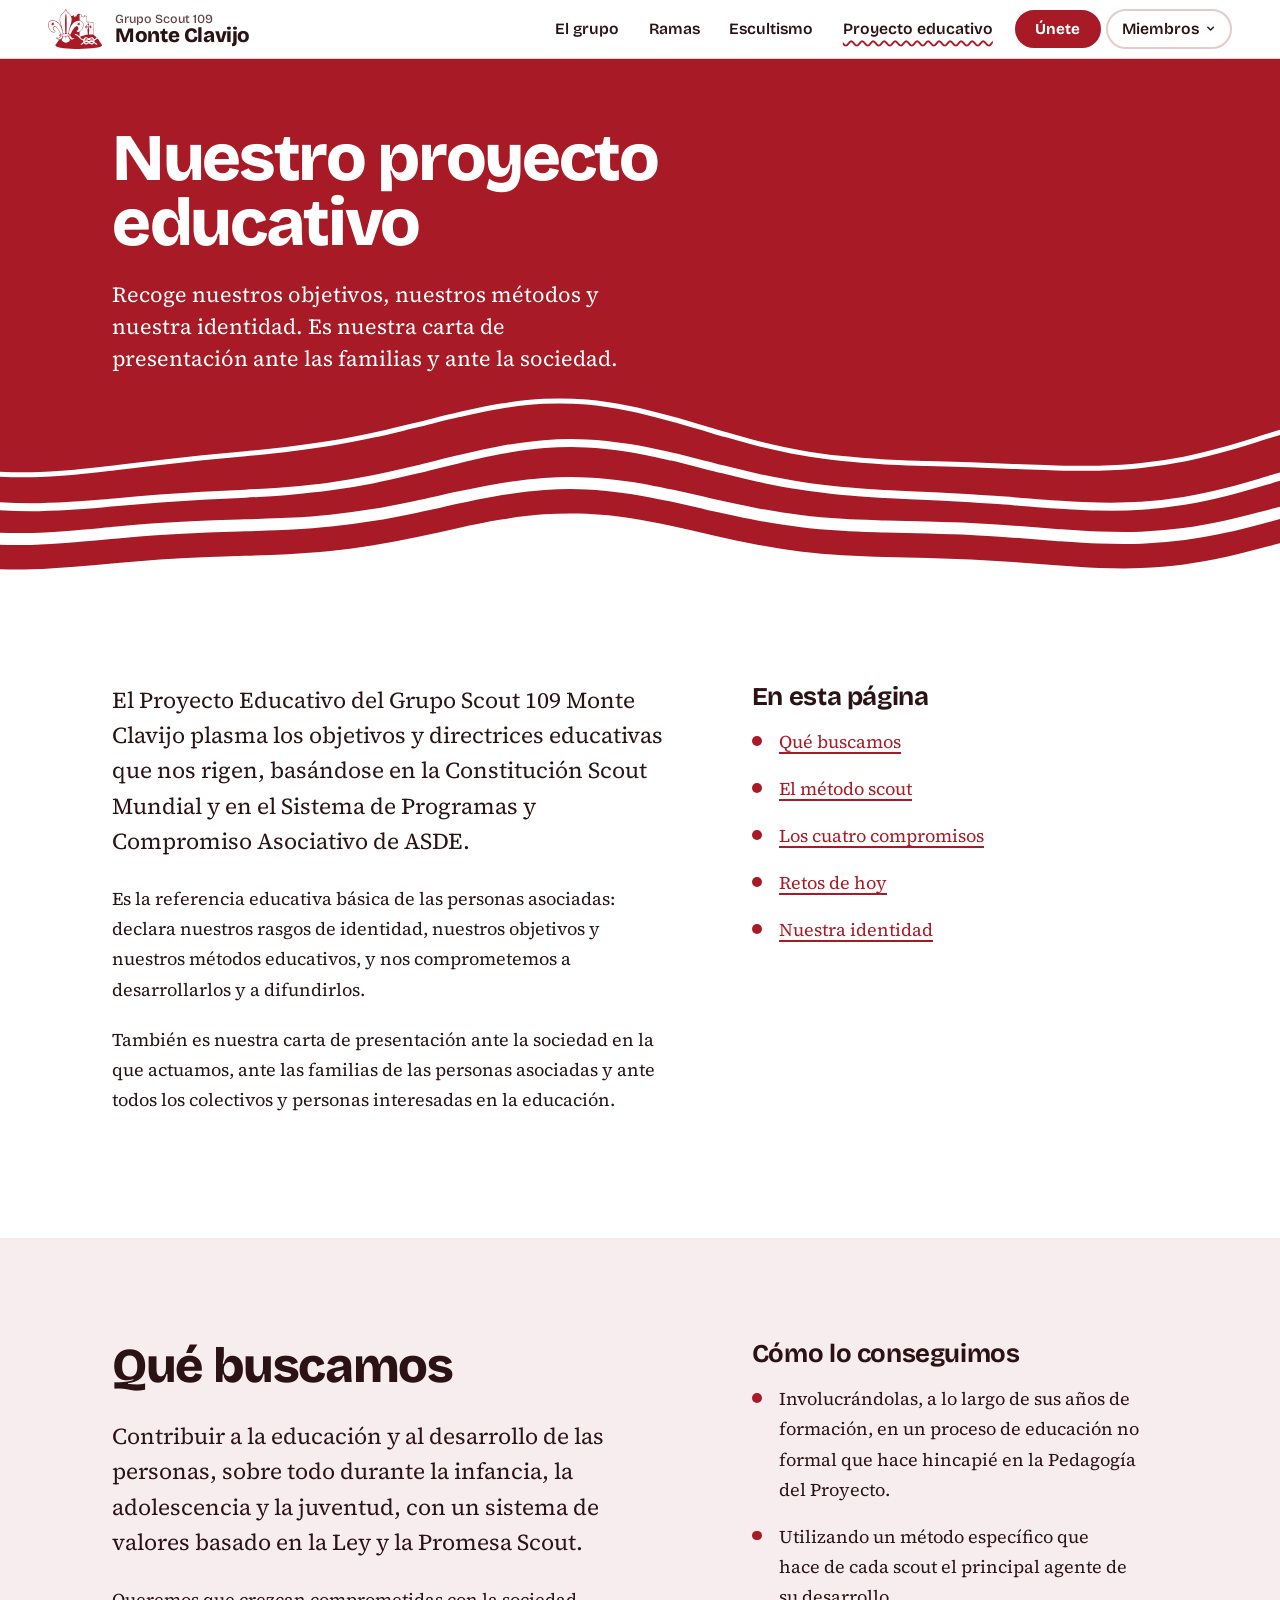
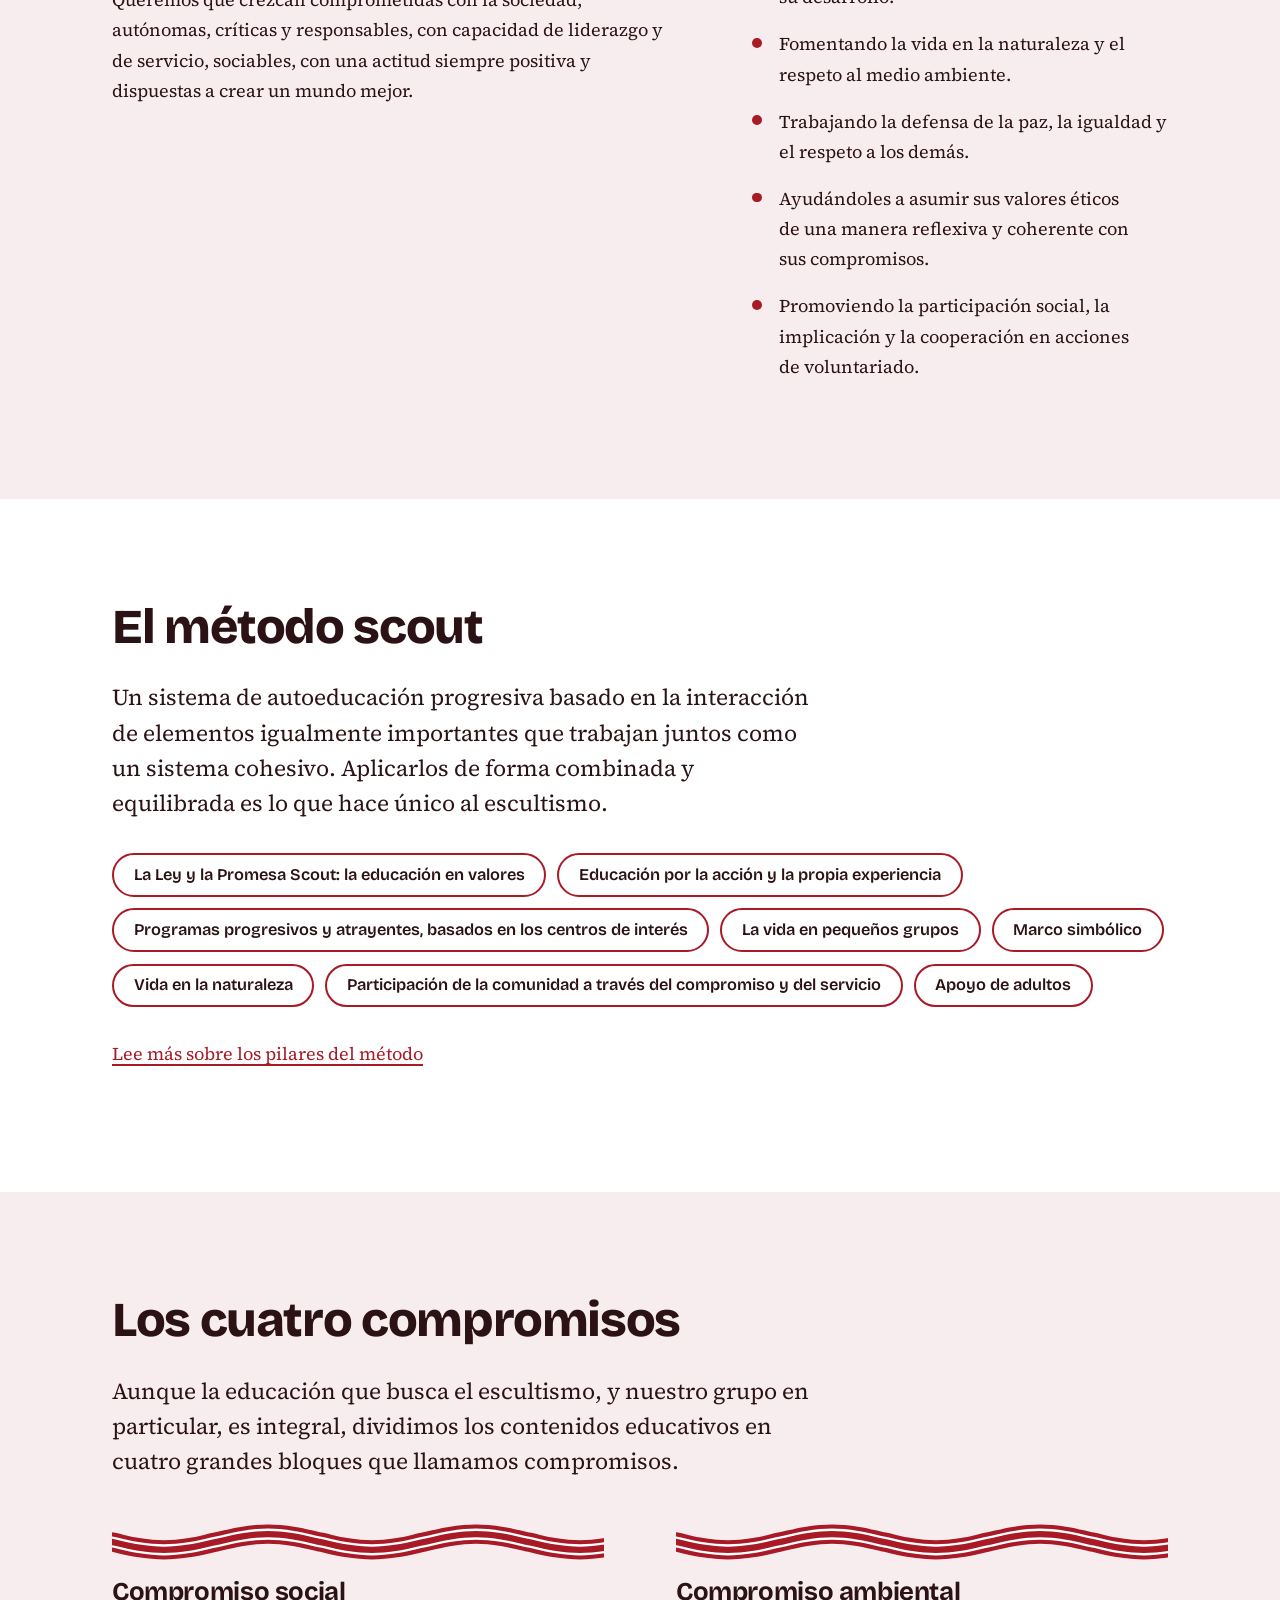
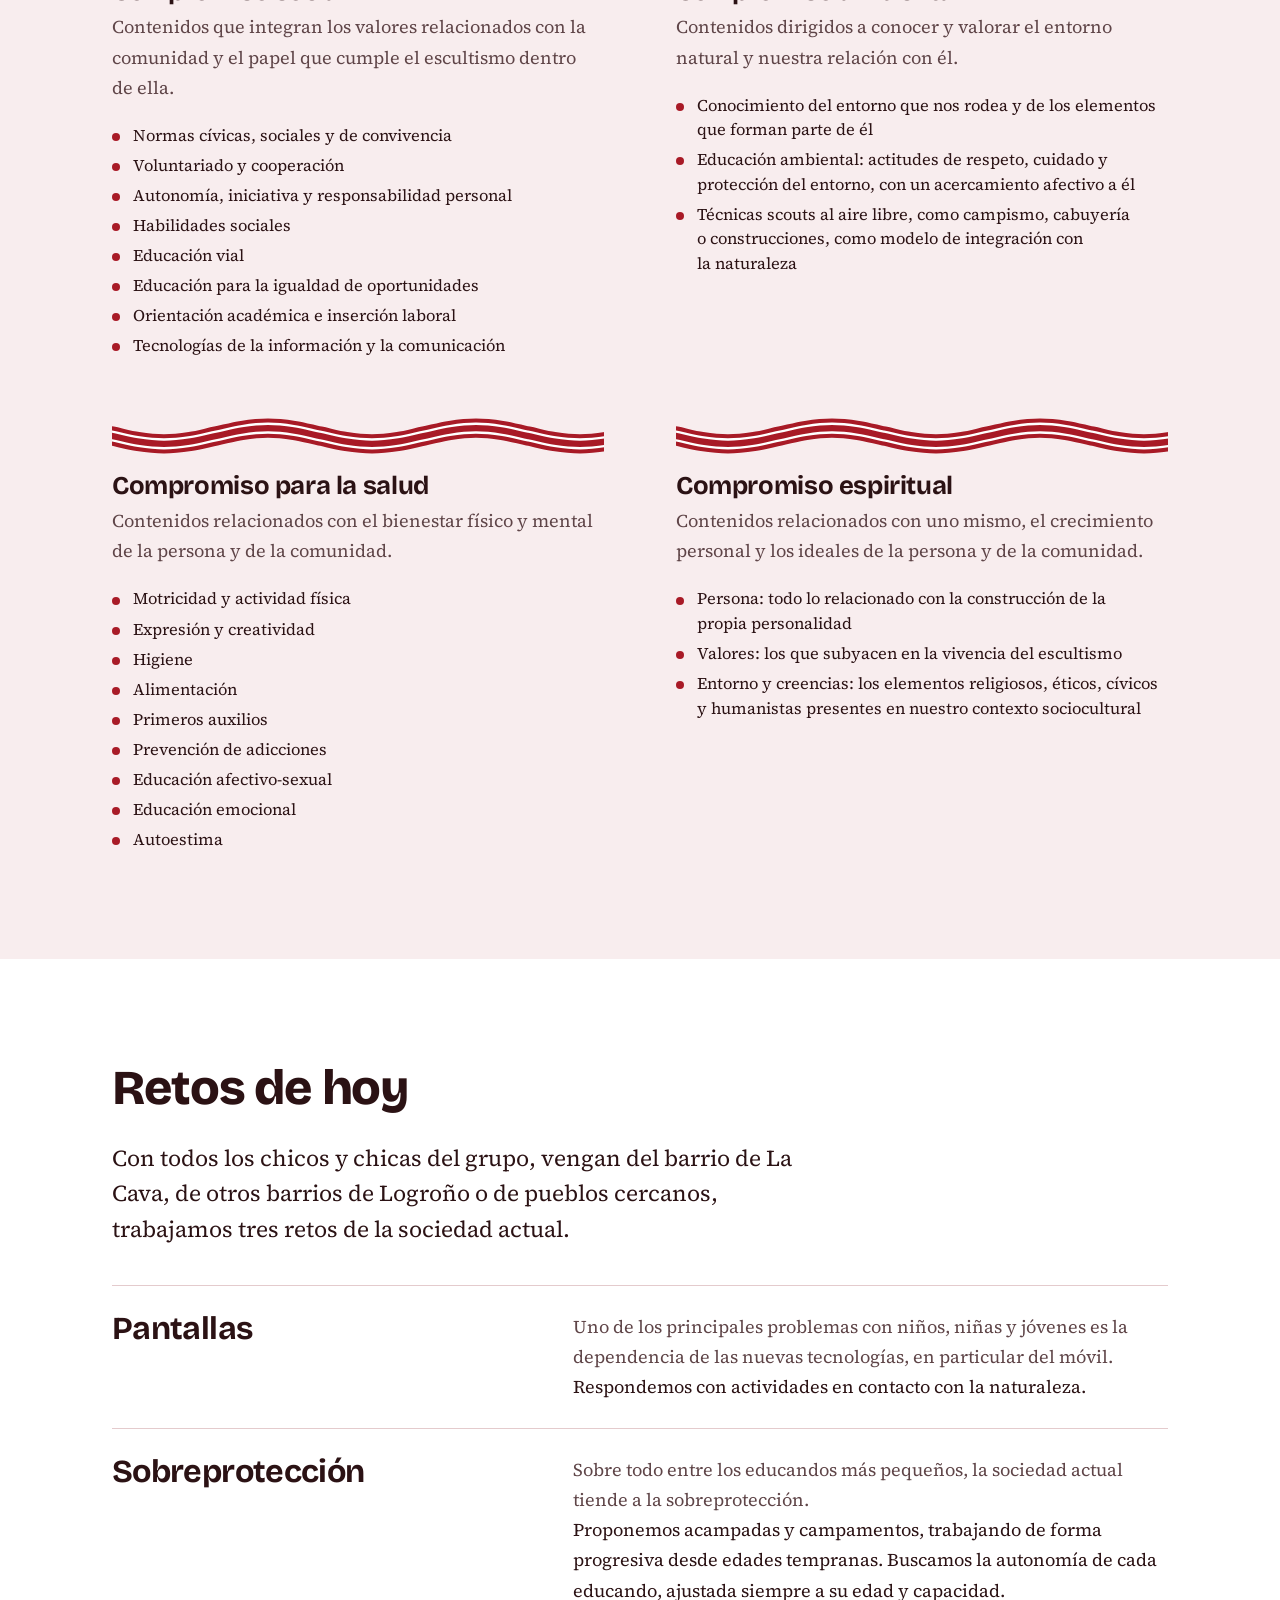
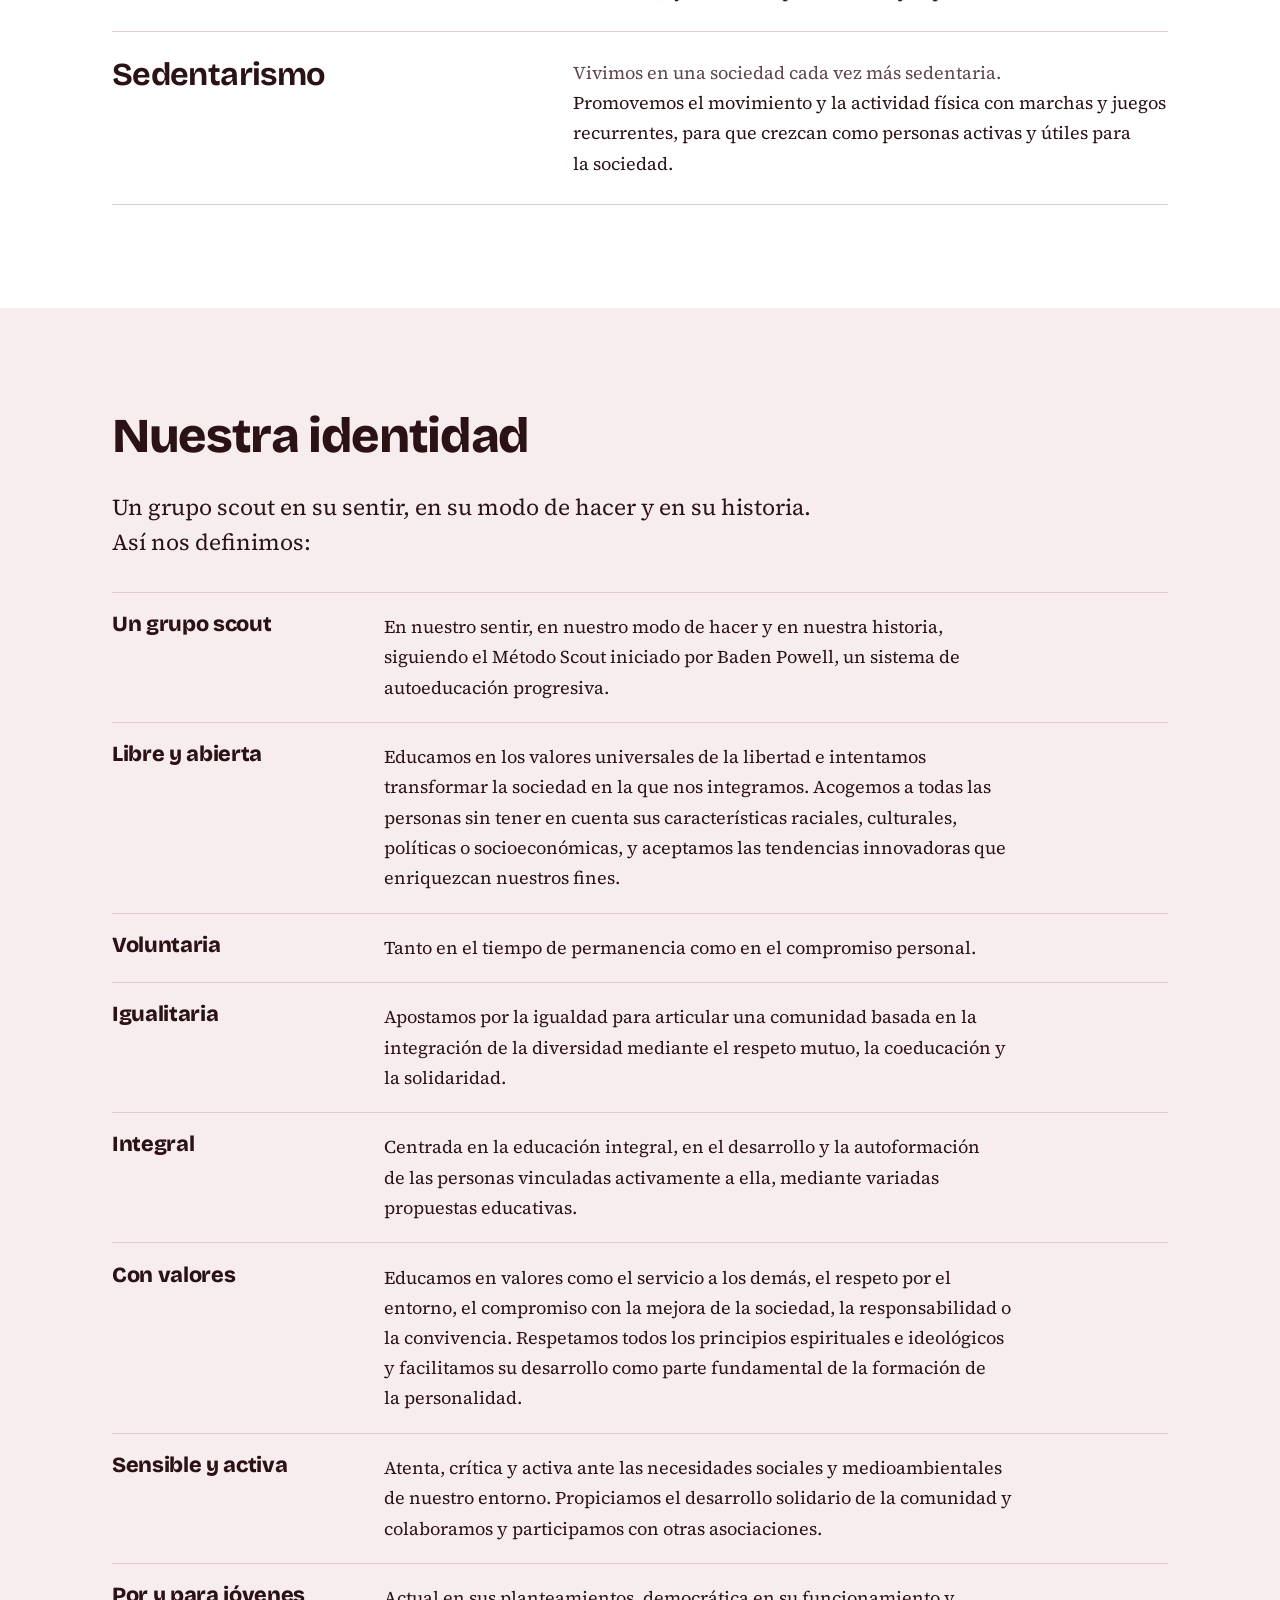
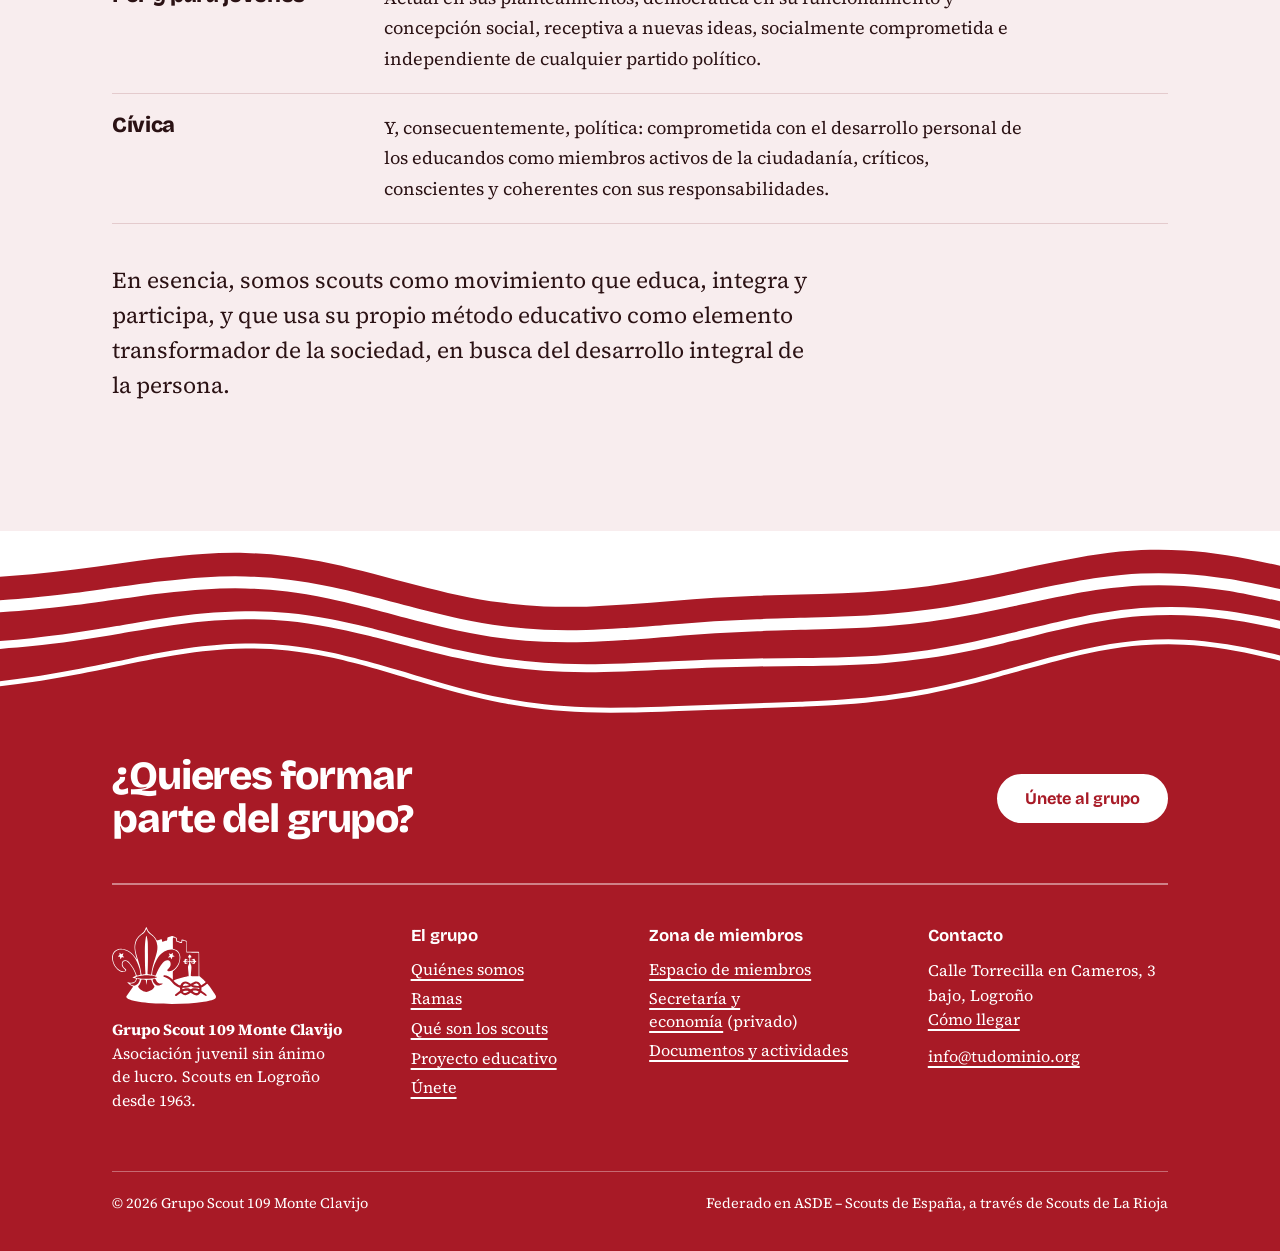
<file: proyecto-educativo.html>
<!doctype html>
<html lang="es">
<head>
<meta charset="utf-8">
<meta name="viewport" content="width=device-width, initial-scale=1">
<title>Proyecto educativo | Grupo Scout 109 Monte Clavijo</title>
<meta name="description" content="Objetivos, método scout, compromisos educativos e identidad del Grupo Scout 109 Monte Clavijo.">
<meta name="theme-color" content="#A81A26">
<link rel="icon" href="assets/img/logo.svg" type="image/svg+xml">
<link rel="preload" href="assets/fonts/bricolage-grotesque-latin-wght-normal.woff2" as="font" type="font/woff2" crossorigin>
<link rel="preload" href="assets/fonts/source-serif-4-latin-wght-normal.woff2" as="font" type="font/woff2" crossorigin>
<link rel="stylesheet" href="assets/css/style.css">
<noscript><style>.nav-toggle{display:none!important}.nav{display:block!important;position:static!important}.menu[hidden]{display:block!important;position:static!important}</style></noscript>
</head>
<body>
<a class="skip" href="#contenido">Saltar al contenido</a>
<header class="site-header">
  <div class="site-header__bar">
    <a class="brand" href="index.html" aria-label="Grupo Scout 109 Monte Clavijo, ir al inicio">
      <img src="assets/img/logo.svg" alt="" width="777" height="575">
      <span class="brand__name"><small>Grupo Scout 109</small><strong>Monte Clavijo</strong></span>
    </a>
    <button class="nav-toggle" type="button" aria-expanded="false" aria-controls="site-nav"><span class="nav-toggle__bars" aria-hidden="true"><i></i></span>Menú</button>
    <nav class="nav" id="site-nav" aria-label="Principal">
      <ul class="nav__list">
        <li><a class="nav__link" href="nosotros.html">El grupo</a></li><li><a class="nav__link" href="ramas.html">Ramas</a></li><li><a class="nav__link" href="escultismo.html">Escultismo</a></li><li><a class="nav__link" href="proyecto-educativo.html" aria-current="page">Proyecto educativo</a></li>
        <li class="nav__item--cta"><a class="btn btn--small" href="unete.html">Únete</a></li>
        <li class="nav__item--members">
          <button class="nav__link nav__link--members" type="button" aria-expanded="false" aria-controls="members-menu">Miembros <svg class="nav__chev" viewBox="0 0 24 24" fill="none" stroke="currentColor" stroke-width="3" stroke-linecap="round" stroke-linejoin="round" aria-hidden="true"><path d="M6 9l6 6 6-6"/></svg></button>
          <div class="menu" id="members-menu" hidden>
            <p class="menu__title">Zona de miembros</p>
            <a href="/miembros/"><span class="menu__icon"><svg viewBox="0 0 24 24" fill="none" stroke="currentColor" stroke-width="2" stroke-linecap="round" stroke-linejoin="round" aria-hidden="true"><rect x="3" y="5" width="18" height="16" rx="3"/><path d="M3 10h18M8 3v4M16 3v4"/></svg></span><span><strong>Espacio de miembros</strong><span>Actas de reuniones, calendarios y guías</span></span></a>
            <a href="/secretaria-economia/" rel="nofollow"><span class="menu__icon"><svg viewBox="0 0 24 24" fill="none" stroke="currentColor" stroke-width="2" stroke-linecap="round" stroke-linejoin="round" aria-hidden="true"><rect x="4" y="10" width="16" height="11" rx="3"/><path d="M8 10V7a4 4 0 0 1 8 0v3"/></svg></span><span><strong>Secretaría y economía</strong><span>Acceso privado, solo miembros autorizados</span></span></a>
            <a href="/documentos-actividades/"><span class="menu__icon"><svg viewBox="0 0 24 24" fill="none" stroke="currentColor" stroke-width="2" stroke-linecap="round" stroke-linejoin="round" aria-hidden="true"><path d="M3 7a2 2 0 0 1 2-2h4l2 3h8a2 2 0 0 1 2 2v8a2 2 0 0 1-2 2H5a2 2 0 0 1-2-2z"/></svg></span><span><strong>Documentos y actividades</strong><span>Documentación interna del grupo</span></span></a>
          </div>
        </li>
      </ul>
    </nav>
  </div>
</header>
<main id="contenido">
<section class="hero on-red hero--page">
  <div class="hero__waves" aria-hidden="true"></div>
  <div class="wrap hero__inner">
    <h1>Nuestro proyecto educativo</h1>
    <p class="hero__lede">Recoge nuestros objetivos, nuestros métodos y nuestra identidad. Es nuestra carta de presentación ante las familias y ante la sociedad.</p>
  </div>
</section>

<section class="section">
  <div class="wrap split split--lead">
    <div>
      <p class="lead">El Proyecto Educativo del Grupo Scout 109 Monte Clavijo plasma los objetivos y directrices educativas que nos rigen, basándose en la Constitución Scout Mundial y en el Sistema de Programas y Compromiso Asociativo de ASDE.</p>
      <p>Es la referencia educativa básica de las personas asociadas: declara nuestros rasgos de identidad, nuestros objetivos y nuestros métodos educativos, y nos comprometemos a desarrollarlos y a difundirlos.</p>
      <p>También es nuestra carta de presentación ante la sociedad en la que actuamos, ante las familias de las personas asociadas y ante todos los colectivos y personas interesadas en la educación.</p>
    </div>
    <div class="kicker-list">
      <h3>En esta página</h3>
      <ul class="ticks">
        <li><a href="#que-buscamos">Qué buscamos</a></li>
        <li><a href="#metodo">El método scout</a></li>
        <li><a href="#compromisos">Los cuatro compromisos</a></li>
        <li><a href="#retos">Retos de hoy</a></li>
        <li><a href="#identidad">Nuestra identidad</a></li>
      </ul>
    </div>
  </div>
</section>

<section class="section section--tint" id="que-buscamos">
  <div class="wrap split split--lead">
    <div>
      <h2>Qué buscamos</h2>
      <p class="lead">Contribuir a la educación y al desarrollo de las personas, sobre todo durante la infancia, la adolescencia y la juventud, con un sistema de valores basado en la Ley y la Promesa Scout.</p>
      <p>Queremos que crezcan comprometidas con la sociedad, autónomas, críticas y responsables, con capacidad de liderazgo y de servicio, sociables, con una actitud siempre positiva y dispuestas a crear un mundo mejor.</p>
    </div>
    <div>
      <h3>Cómo lo conseguimos</h3>
      <ul class="ticks">
        <li>Involucrándolas, a lo largo de sus años de formación, en un proceso de educación no formal que hace hincapié en la Pedagogía del Proyecto.</li>
        <li>Utilizando un método específico que hace de cada scout el principal agente de su desarrollo.</li>
        <li>Fomentando la vida en la naturaleza y el respeto al medio ambiente.</li>
        <li>Trabajando la defensa de la paz, la igualdad y el respeto a los demás.</li>
        <li>Ayudándoles a asumir sus valores éticos de una manera reflexiva y coherente con sus compromisos.</li>
        <li>Promoviendo la participación social, la implicación y la cooperación en acciones de voluntariado.</li>
      </ul>
    </div>
  </div>
</section>

<section class="section" id="metodo">
  <div class="wrap">
    <h2>El método scout</h2>
    <p class="lead prose--wide">Un sistema de autoeducación progresiva basado en la interacción de elementos igualmente importantes que trabajan juntos como un sistema cohesivo. Aplicarlos de forma combinada y equilibrada es lo que hace único al escultismo.</p>
    <ul class="chips"><li>La Ley y la Promesa Scout: la educación en valores</li><li>Educación por la acción y la propia experiencia</li><li>Programas progresivos y atrayentes, basados en los centros de interés</li><li>La vida en pequeños grupos</li><li>Marco simbólico</li><li>Vida en la naturaleza</li><li>Participación de la comunidad a través del compromiso y del servicio</li><li>Apoyo de adultos</li></ul>
    <p style="margin-top:2rem"><a href="escultismo.html#pilares">Lee más sobre los pilares del método</a></p>
  </div>
</section>

<section class="section section--tint" id="compromisos">
  <div class="wrap">
    <h2>Los cuatro compromisos</h2>
    <p class="lead prose--wide">Aunque la educación que busca el escultismo, y nuestro grupo en particular, es integral, dividimos los contenidos educativos en cuatro grandes bloques que llamamos compromisos.</p>
    <div class="commits"><div class="commit"><h3>Compromiso social</h3><p>Contenidos que integran los valores relacionados con la comunidad y el papel que cumple el escultismo dentro de ella.</p><ul><li>Normas cívicas, sociales y de convivencia</li><li>Voluntariado y cooperación</li><li>Autonomía, iniciativa y responsabilidad personal</li><li>Habilidades sociales</li><li>Educación vial</li><li>Educación para la igualdad de oportunidades</li><li>Orientación académica e inserción laboral</li><li>Tecnologías de la información y la comunicación</li></ul></div><div class="commit"><h3>Compromiso ambiental</h3><p>Contenidos dirigidos a conocer y valorar el entorno natural y nuestra relación con él.</p><ul><li>Conocimiento del entorno que nos rodea y de los elementos que forman parte de él</li><li>Educación ambiental: actitudes de respeto, cuidado y protección del entorno, con un acercamiento afectivo a él</li><li>Técnicas scouts al aire libre, como campismo, cabuyería o construcciones, como modelo de integración con la naturaleza</li></ul></div><div class="commit"><h3>Compromiso para la salud</h3><p>Contenidos relacionados con el bienestar físico y mental de la persona y de la comunidad.</p><ul><li>Motricidad y actividad física</li><li>Expresión y creatividad</li><li>Higiene</li><li>Alimentación</li><li>Primeros auxilios</li><li>Prevención de adicciones</li><li>Educación afectivo-sexual</li><li>Educación emocional</li><li>Autoestima</li></ul></div><div class="commit"><h3>Compromiso espiritual</h3><p>Contenidos relacionados con uno mismo, el crecimiento personal y los ideales de la persona y de la comunidad.</p><ul><li>Persona: todo lo relacionado con la construcción de la propia personalidad</li><li>Valores: los que subyacen en la vivencia del escultismo</li><li>Entorno y creencias: los elementos religiosos, éticos, cívicos y humanistas presentes en nuestro contexto sociocultural</li></ul></div></div>
  </div>
</section>

<section class="section" id="retos">
  <div class="wrap">
    <h2>Retos de hoy</h2>
    <p class="lead prose--wide">Con todos los chicos y chicas del grupo, vengan del barrio de La Cava, de otros barrios de Logroño o de pueblos cercanos, trabajamos tres retos de la sociedad actual.</p>
    <div class="pairs">
<div class="pair"><h3>Pantallas</h3><div>
  <p class="pair__a">Uno de los principales problemas con niños, niñas y jóvenes es la dependencia de las nuevas tecnologías, en particular del móvil.</p>
  <p>Respondemos con actividades en contacto con la naturaleza.</p></div></div>
<div class="pair"><h3>Sobreprotección</h3><div>
  <p class="pair__a">Sobre todo entre los educandos más pequeños, la sociedad actual tiende a la sobreprotección.</p>
  <p>Proponemos acampadas y campamentos, trabajando de forma progresiva desde edades tempranas. Buscamos la autonomía de cada educando, ajustada siempre a su edad y capacidad.</p></div></div>
<div class="pair"><h3>Sedentarismo</h3><div>
  <p class="pair__a">Vivimos en una sociedad cada vez más sedentaria.</p>
  <p>Promovemos el movimiento y la actividad física con marchas y juegos recurrentes, para que crezcan como personas activas y útiles para la sociedad.</p></div></div>
</div>
  </div>
</section>

<section class="section section--tint" id="identidad">
  <div class="wrap">
    <h2>Nuestra identidad</h2>
    <p class="lead prose--wide">Un grupo scout en su sentir, en su modo de hacer y en su historia. Así nos definimos:</p>
    <dl class="defs"><div><dt>Un grupo scout</dt><dd><p>En nuestro sentir, en nuestro modo de hacer y en nuestra historia, siguiendo el Método Scout iniciado por Baden Powell, un sistema de autoeducación progresiva.</p></dd></div><div><dt>Libre y abierta</dt><dd><p>Educamos en los valores universales de la libertad e intentamos transformar la sociedad en la que nos integramos. Acogemos a todas las personas sin tener en cuenta sus características raciales, culturales, políticas o socioeconómicas, y aceptamos las tendencias innovadoras que enriquezcan nuestros fines.</p></dd></div><div><dt>Voluntaria</dt><dd><p>Tanto en el tiempo de permanencia como en el compromiso personal.</p></dd></div><div><dt>Igualitaria</dt><dd><p>Apostamos por la igualdad para articular una comunidad basada en la integración de la diversidad mediante el respeto mutuo, la coeducación y la solidaridad.</p></dd></div><div><dt>Integral</dt><dd><p>Centrada en la educación integral, en el desarrollo y la autoformación de las personas vinculadas activamente a ella, mediante variadas propuestas educativas.</p></dd></div><div><dt>Con valores</dt><dd><p>Educamos en valores como el servicio a los demás, el respeto por el entorno, el compromiso con la mejora de la sociedad, la responsabilidad o la convivencia. Respetamos todos los principios espirituales e ideológicos y facilitamos su desarrollo como parte fundamental de la formación de la personalidad.</p></dd></div><div><dt>Sensible y activa</dt><dd><p>Atenta, crítica y activa ante las necesidades sociales y medioambientales de nuestro entorno. Propiciamos el desarrollo solidario de la comunidad y colaboramos y participamos con otras asociaciones.</p></dd></div><div><dt>Por y para jóvenes</dt><dd><p>Actual en sus planteamientos, democrática en su funcionamiento y concepción social, receptiva a nuevas ideas, socialmente comprometida e independiente de cualquier partido político.</p></dd></div><div><dt>Cívica</dt><dd><p>Y, consecuentemente, política: comprometida con el desarrollo personal de los educandos como miembros activos de la ciudadanía, críticos, conscientes y coherentes con sus responsabilidades.</p></dd></div></dl>
    <p class="lead prose--wide" style="margin-top:2.4rem">En esencia, somos scouts como movimiento que educa, integra y participa, y que usa su propio método educativo como elemento transformador de la sociedad, en busca del desarrollo integral de la persona.</p>
  </div>
</section>

</main>
<div class="foot-wave" aria-hidden="true"></div>
<footer class="site-footer on-red">
  <div class="wrap">
    <div class="foot-cta">
      <h2>¿Quieres formar parte del grupo?</h2>
      <a class="btn btn--white" href="unete.html">Únete al grupo</a>
    </div>
    <div class="foot-grid">
      <div class="foot-brand">
        <img src="assets/img/logo-blanco.svg" alt="" width="777" height="575">
        <p><strong>Grupo Scout 109 Monte Clavijo</strong><br>Asociación juvenil sin ánimo de lucro. Scouts en Logroño desde 1963.</p>
      </div>
      <div>
        <h2>El grupo</h2>
        <ul>
          <li><a href="nosotros.html">Quiénes somos</a></li>
          <li><a href="ramas.html">Ramas</a></li>
          <li><a href="escultismo.html">Qué son los scouts</a></li>
          <li><a href="proyecto-educativo.html">Proyecto educativo</a></li>
          <li><a href="unete.html">Únete</a></li>
        </ul>
      </div>
      <div>
        <h2>Zona de miembros</h2>
        <ul>
          <li><a href="/miembros/">Espacio de miembros</a></li>
          <li><a href="/secretaria-economia/" rel="nofollow">Secretaría y economía</a> (privado)</li>
          <li><a href="/documentos-actividades/">Documentos y actividades</a></li>
        </ul>
      </div>
      <div>
        <h2>Contacto</h2>
        <address>Calle Torrecilla en Cameros, 3 bajo, Logroño<br><a href="https://www.google.com/maps/search/?api=1&query=Calle+Torrecilla+en+Cameros+3+Logro%C3%B1o">Cómo llegar</a></address>
        <ul style="margin-top:.8rem"><li><a href="mailto:info@tudominio.org">info@tudominio.org</a></li></ul>
      </div>
    </div>
    <div class="foot-legal">
      <p>© 2026 Grupo Scout 109 Monte Clavijo</p>
      <p>Federado en ASDE – Scouts de España, a través de Scouts de La Rioja</p>
    </div>
  </div>
</footer>
<script src="assets/js/site.js" defer></script>
</body>
</html>
</file>
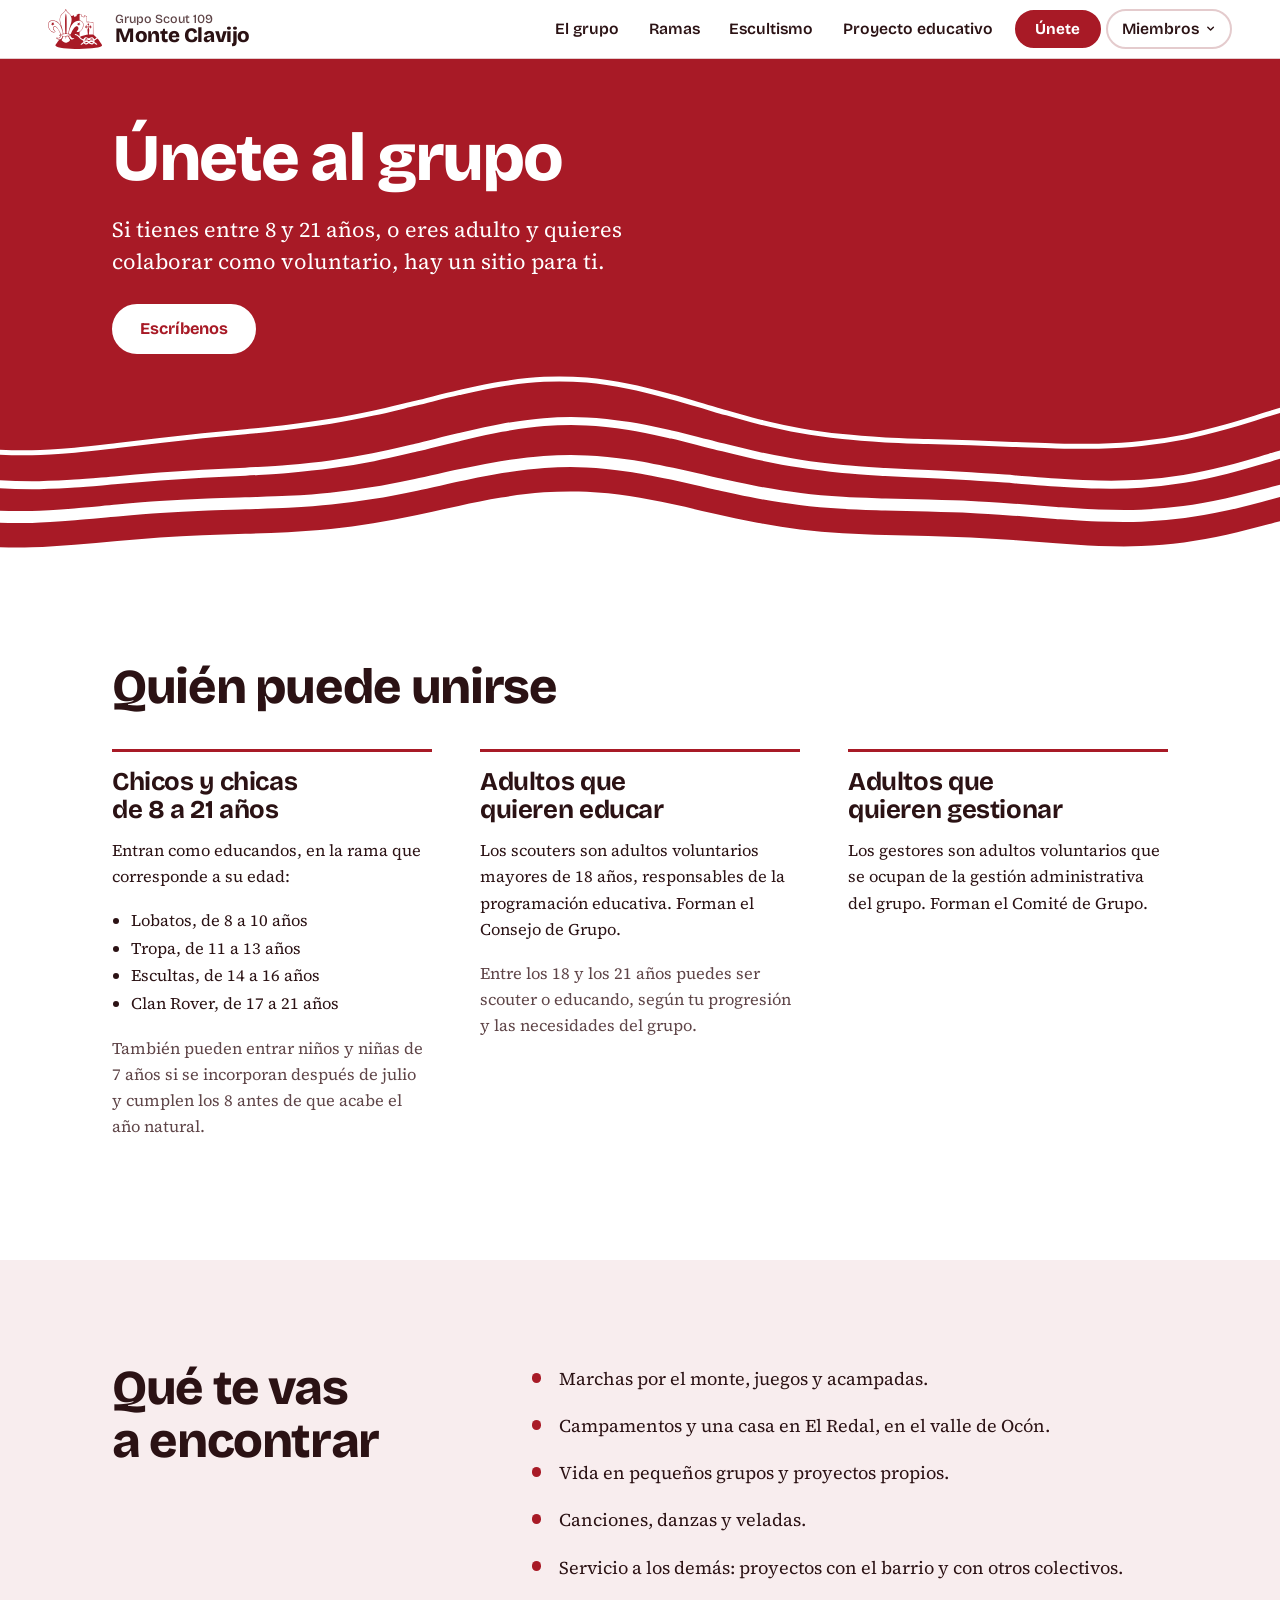
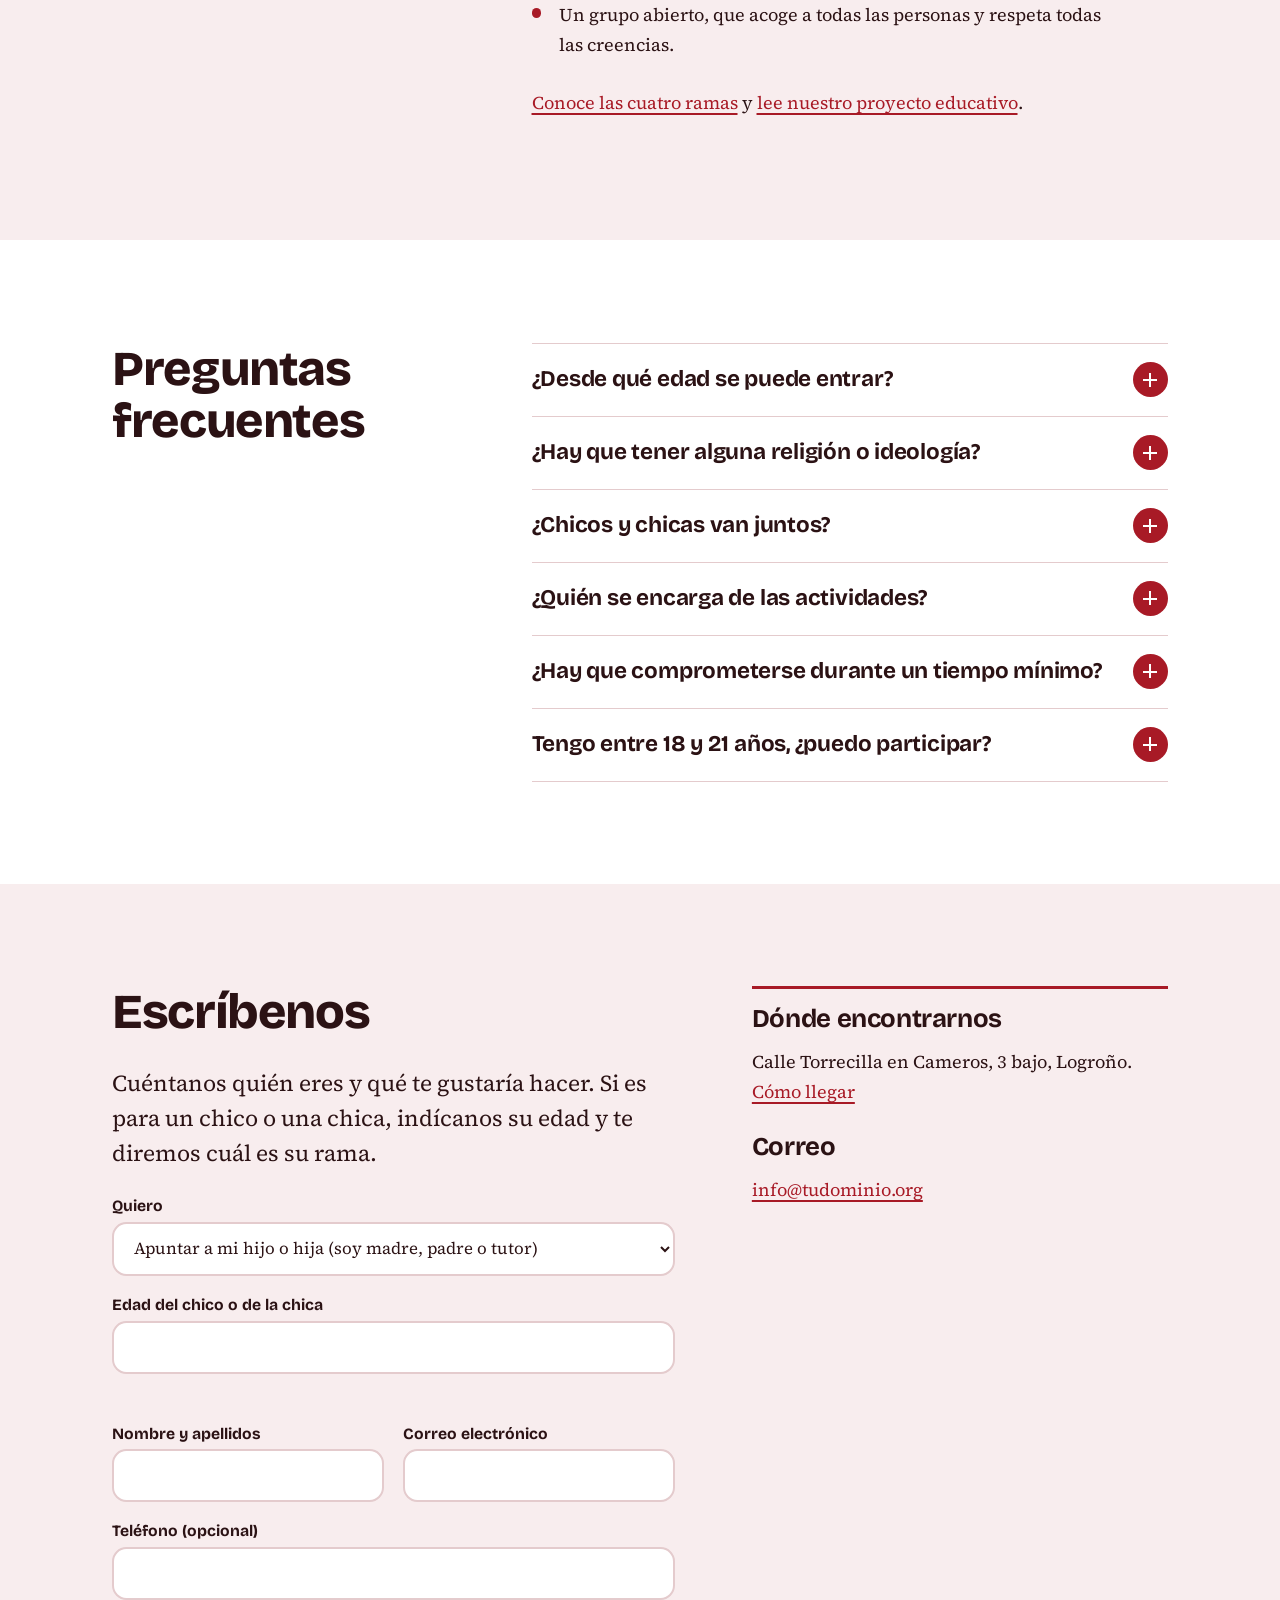
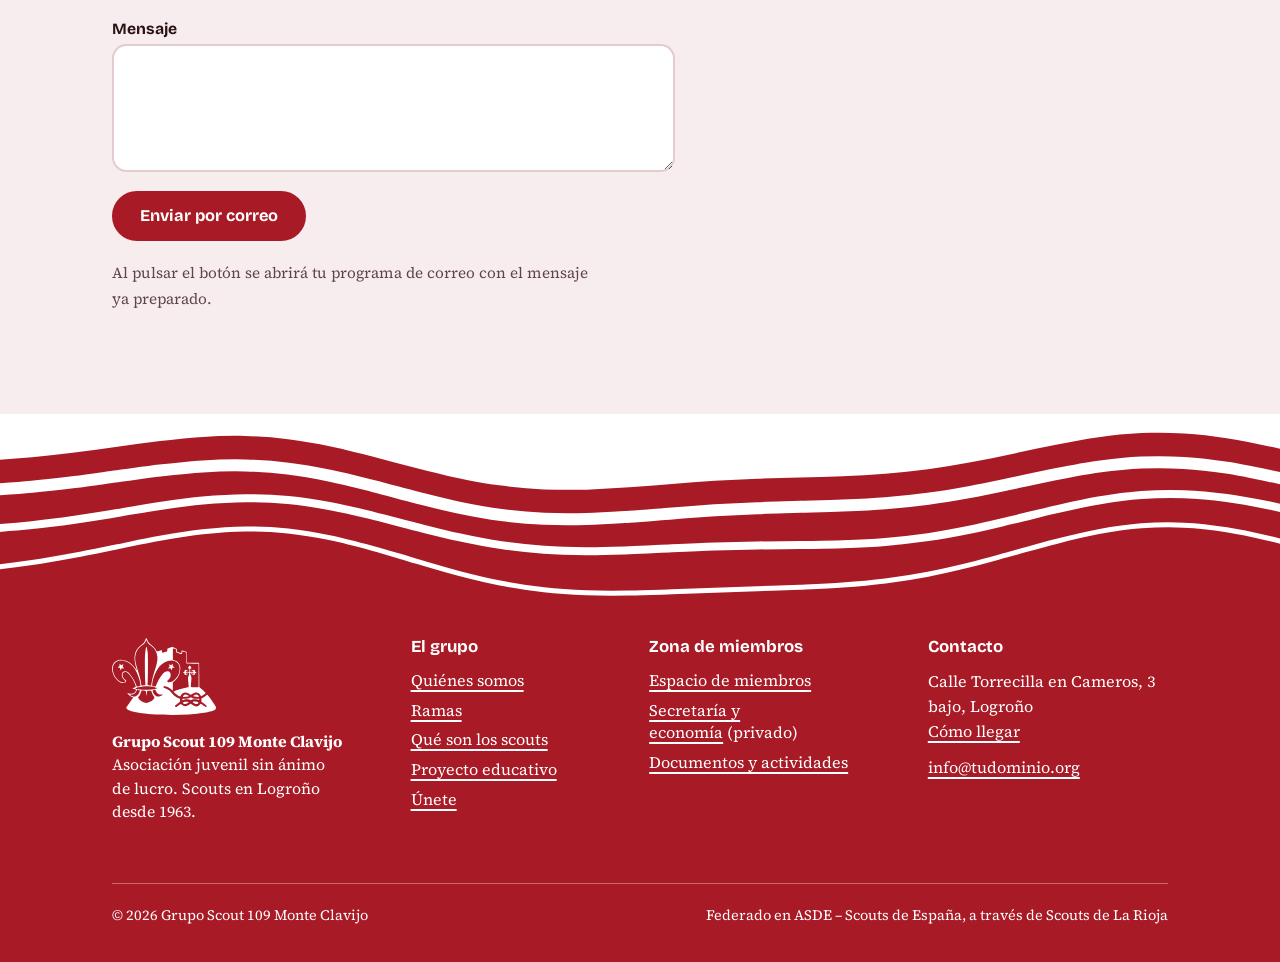
<file: unete.html>
<!doctype html>
<html lang="es">
<head>
<meta charset="utf-8">
<meta name="viewport" content="width=device-width, initial-scale=1">
<title>Únete | Grupo Scout 109 Monte Clavijo</title>
<meta name="description" content="Cómo unirte al Grupo Scout 109 Monte Clavijo de Logroño: edades por rama, voluntariado de adultos, preguntas frecuentes y formulario de contacto.">
<meta name="theme-color" content="#A81A26">
<link rel="icon" href="assets/img/logo.svg" type="image/svg+xml">
<link rel="preload" href="assets/fonts/bricolage-grotesque-latin-wght-normal.woff2" as="font" type="font/woff2" crossorigin>
<link rel="preload" href="assets/fonts/source-serif-4-latin-wght-normal.woff2" as="font" type="font/woff2" crossorigin>
<link rel="stylesheet" href="assets/css/style.css">
<noscript><style>.nav-toggle{display:none!important}.nav{display:block!important;position:static!important}.menu[hidden]{display:block!important;position:static!important}</style></noscript>
</head>
<body>
<a class="skip" href="#contenido">Saltar al contenido</a>
<header class="site-header">
  <div class="site-header__bar">
    <a class="brand" href="index.html" aria-label="Grupo Scout 109 Monte Clavijo, ir al inicio">
      <img src="assets/img/logo.svg" alt="" width="777" height="575">
      <span class="brand__name"><small>Grupo Scout 109</small><strong>Monte Clavijo</strong></span>
    </a>
    <button class="nav-toggle" type="button" aria-expanded="false" aria-controls="site-nav"><span class="nav-toggle__bars" aria-hidden="true"><i></i></span>Menú</button>
    <nav class="nav" id="site-nav" aria-label="Principal">
      <ul class="nav__list">
        <li><a class="nav__link" href="nosotros.html">El grupo</a></li><li><a class="nav__link" href="ramas.html">Ramas</a></li><li><a class="nav__link" href="escultismo.html">Escultismo</a></li><li><a class="nav__link" href="proyecto-educativo.html">Proyecto educativo</a></li>
        <li class="nav__item--cta"><a class="btn btn--small" href="unete.html" aria-current="page">Únete</a></li>
        <li class="nav__item--members">
          <button class="nav__link nav__link--members" type="button" aria-expanded="false" aria-controls="members-menu">Miembros <svg class="nav__chev" viewBox="0 0 24 24" fill="none" stroke="currentColor" stroke-width="3" stroke-linecap="round" stroke-linejoin="round" aria-hidden="true"><path d="M6 9l6 6 6-6"/></svg></button>
          <div class="menu" id="members-menu" hidden>
            <p class="menu__title">Zona de miembros</p>
            <a href="/miembros/"><span class="menu__icon"><svg viewBox="0 0 24 24" fill="none" stroke="currentColor" stroke-width="2" stroke-linecap="round" stroke-linejoin="round" aria-hidden="true"><rect x="3" y="5" width="18" height="16" rx="3"/><path d="M3 10h18M8 3v4M16 3v4"/></svg></span><span><strong>Espacio de miembros</strong><span>Actas de reuniones, calendarios y guías</span></span></a>
            <a href="/secretaria-economia/" rel="nofollow"><span class="menu__icon"><svg viewBox="0 0 24 24" fill="none" stroke="currentColor" stroke-width="2" stroke-linecap="round" stroke-linejoin="round" aria-hidden="true"><rect x="4" y="10" width="16" height="11" rx="3"/><path d="M8 10V7a4 4 0 0 1 8 0v3"/></svg></span><span><strong>Secretaría y economía</strong><span>Acceso privado, solo miembros autorizados</span></span></a>
            <a href="/documentos-actividades/"><span class="menu__icon"><svg viewBox="0 0 24 24" fill="none" stroke="currentColor" stroke-width="2" stroke-linecap="round" stroke-linejoin="round" aria-hidden="true"><path d="M3 7a2 2 0 0 1 2-2h4l2 3h8a2 2 0 0 1 2 2v8a2 2 0 0 1-2 2H5a2 2 0 0 1-2-2z"/></svg></span><span><strong>Documentos y actividades</strong><span>Documentación interna del grupo</span></span></a>
          </div>
        </li>
      </ul>
    </nav>
  </div>
</header>
<main id="contenido">
<section class="hero on-red hero--page">
  <div class="hero__waves" aria-hidden="true"></div>
  <div class="wrap hero__inner">
    <h1>Únete al grupo</h1>
    <p class="hero__lede">Si tienes entre 8 y 21 años, o eres adulto y quieres colaborar como voluntario, hay un sitio para ti.</p>
    <div class="hero__actions" style="margin-top:1.6rem"><a class="btn btn--white" href="#contacto">Escríbenos</a></div>
  </div>
</section>

<section class="section">
  <div class="wrap">
    <h2>Quién puede unirse</h2>
    <div class="paths">
      <div>
        <h3>Chicos y chicas de 8 a 21 años</h3>
        <p>Entran como educandos, en la rama que corresponde a su edad:</p>
        <ul>
          <li>Lobatos, de 8 a 10 años</li>
          <li>Tropa, de 11 a 13 años</li>
          <li>Escultas, de 14 a 16 años</li>
          <li>Clan Rover, de 17 a 21 años</li>
        </ul>
        <p class="small muted">También pueden entrar niños y niñas de 7 años si se incorporan después de julio y cumplen los 8 antes de que acabe el año natural.</p>
      </div>
      <div>
        <h3>Adultos que quieren educar</h3>
        <p>Los scouters son adultos voluntarios mayores de 18 años, responsables de la programación educativa. Forman el Consejo de Grupo.</p>
        <p class="small muted">Entre los 18 y los 21 años puedes ser scouter o educando, según tu progresión y las necesidades del grupo.</p>
      </div>
      <div>
        <h3>Adultos que quieren gestionar</h3>
        <p>Los gestores son adultos voluntarios que se ocupan de la gestión administrativa del grupo. Forman el Comité de Grupo.</p>
      </div>
    </div>
  </div>
</section>

<section class="section section--tint">
  <div class="wrap split split--aside">
    <div>
      <h2>Qué te vas a encontrar</h2>
    </div>
    <div>
      <ul class="ticks">
        <li>Marchas por el monte, juegos y acampadas.</li>
        <li>Campamentos y una casa en El Redal, en el valle de Ocón.</li>
        <li>Vida en pequeños grupos y proyectos propios.</li>
        <li>Canciones, danzas y veladas.</li>
        <li>Servicio a los demás: proyectos con el barrio y con otros colectivos.</li>
        <li>Un grupo abierto, que acoge a todas las personas y respeta todas las creencias.</li>
      </ul>
      <p style="margin-top:1.6rem"><a href="ramas.html">Conoce las cuatro ramas</a> y <a href="proyecto-educativo.html">lee nuestro proyecto educativo</a>.</p>
    </div>
  </div>
</section>

<section class="section">
  <div class="wrap split split--aside">
    <div>
      <h2>Preguntas frecuentes</h2>
    </div>
    <div><details class="acc"><summary>¿Desde qué edad se puede entrar?</summary><div class="acc__body"><p>Desde los 8 años, en la Manada de Lobatos. También pueden entrar niños y niñas de 7 años si se incorporan después de julio y cumplen los 8 antes de que acabe el año natural.</p></div></details><details class="acc"><summary>¿Hay que tener alguna religión o ideología?</summary><div class="acc__body"><p>No. Somos una asociación libre y abierta: acogemos a todas las personas sin tener en cuenta sus características raciales, culturales, políticas o socioeconómicas, y respetamos todos los principios espirituales e ideológicos.</p></div></details><details class="acc"><summary>¿Chicos y chicas van juntos?</summary><div class="acc__body"><p>Sí. Somos una asociación mixta y apostamos por la coeducación desde los años ochenta.</p></div></details><details class="acc"><summary>¿Quién se encarga de las actividades?</summary><div class="acc__body"><p>Los scouters: adultos voluntarios mayores de 18 años, responsables de la programación educativa. En las ramas mayores, además, son los propios chicos y chicas quienes programan y llevan sus actividades.</p></div></details><details class="acc"><summary>¿Hay que comprometerse durante un tiempo mínimo?</summary><div class="acc__body"><p>La participación es voluntaria, tanto en el tiempo de permanencia como en el compromiso personal.</p></div></details><details class="acc"><summary>Tengo entre 18 y 21 años, ¿puedo participar?</summary><div class="acc__body"><p>Sí. Entre los 18 y los 21 años puedes ser scouter o educando, según tu progresión educativa y las necesidades del grupo.</p></div></details></div>
  </div>
</section>

<section class="section section--tint" id="contacto">
  <div class="wrap split split--lead">
    <div>
      <h2>Escríbenos</h2>
      <p class="lead">Cuéntanos quién eres y qué te gustaría hacer. Si es para un chico o una chica, indícanos su edad y te diremos cuál es su rama.</p>
      <form class="form" id="join-form" novalidate>
        <div class="field">
          <label for="quien">Quiero</label>
          <select id="quien" name="quien">
            <option value="hijo">Apuntar a mi hijo o hija (soy madre, padre o tutor)</option>
            <option value="yo">Apuntarme yo</option>
            <option value="scouter">Ser scouter (educador o educadora)</option>
            <option value="gestor">Colaborar en la gestión del grupo</option>
            <option value="otro">Hacer otra consulta</option>
          </select>
        </div>
        <div class="field" id="campo-edad">
          <label for="edad" id="etiqueta-edad">Edad del chico o de la chica</label>
          <input id="edad" name="edad" type="number" min="1" max="99" inputmode="numeric">
          <p class="field__result" id="rama-sugerida" aria-live="polite"></p>
        </div>
        <div class="form__row">
          <div class="field"><label for="nombre">Nombre y apellidos</label><input id="nombre" name="nombre" type="text" autocomplete="name" required></div>
          <div class="field"><label for="correo">Correo electrónico</label><input id="correo" name="correo" type="email" autocomplete="email" required></div>
        </div>
        <div class="field"><label for="telefono">Teléfono (opcional)</label><input id="telefono" name="telefono" type="tel" autocomplete="tel"></div>
        <div class="field"><label for="mensaje">Mensaje</label><textarea id="mensaje" name="mensaje"></textarea></div>
        <div><button class="btn" type="submit">Enviar por correo</button></div>
        <p class="form__note">Al pulsar el botón se abrirá tu programa de correo con el mensaje ya preparado.</p>
        <p class="form__note" id="form-estado" role="status" hidden></p>
      </form>
    </div>
    <div class="contact-box">
      <h3>Dónde encontrarnos</h3>
      <p>Calle Torrecilla en Cameros, 3 bajo, Logroño.<br><a href="https://www.google.com/maps/search/?api=1&query=Calle+Torrecilla+en+Cameros+3+Logro%C3%B1o">Cómo llegar</a></p>
      <h3 style="margin-top:1.6rem">Correo</h3>
      <p><a href="mailto:info@tudominio.org">info@tudominio.org</a></p>
    </div>
  </div>
</section>

</main>
<div class="foot-wave" aria-hidden="true"></div>
<footer class="site-footer on-red">
  <div class="wrap">
    <div class="foot-grid">
      <div class="foot-brand">
        <img src="assets/img/logo-blanco.svg" alt="" width="777" height="575">
        <p><strong>Grupo Scout 109 Monte Clavijo</strong><br>Asociación juvenil sin ánimo de lucro. Scouts en Logroño desde 1963.</p>
      </div>
      <div>
        <h2>El grupo</h2>
        <ul>
          <li><a href="nosotros.html">Quiénes somos</a></li>
          <li><a href="ramas.html">Ramas</a></li>
          <li><a href="escultismo.html">Qué son los scouts</a></li>
          <li><a href="proyecto-educativo.html">Proyecto educativo</a></li>
          <li><a href="unete.html">Únete</a></li>
        </ul>
      </div>
      <div>
        <h2>Zona de miembros</h2>
        <ul>
          <li><a href="/miembros/">Espacio de miembros</a></li>
          <li><a href="/secretaria-economia/" rel="nofollow">Secretaría y economía</a> (privado)</li>
          <li><a href="/documentos-actividades/">Documentos y actividades</a></li>
        </ul>
      </div>
      <div>
        <h2>Contacto</h2>
        <address>Calle Torrecilla en Cameros, 3 bajo, Logroño<br><a href="https://www.google.com/maps/search/?api=1&query=Calle+Torrecilla+en+Cameros+3+Logro%C3%B1o">Cómo llegar</a></address>
        <ul style="margin-top:.8rem"><li><a href="mailto:info@tudominio.org">info@tudominio.org</a></li></ul>
      </div>
    </div>
    <div class="foot-legal">
      <p>© 2026 Grupo Scout 109 Monte Clavijo</p>
      <p>Federado en ASDE – Scouts de España, a través de Scouts de La Rioja</p>
    </div>
  </div>
</footer>
<script src="assets/js/site.js" defer></script>
</body>
</html>
</file>
<file: assets/css/style.css>
/* ==========================================================================
   Grupo Scout 109 «Monte Clavijo» — hoja de estilos
   Marca: rojo #A81A26 y blanco. Motivo: ondas grandes con rayas blancas.
   ========================================================================== */

@font-face {
  font-family: "Bricolage Grotesque";
  src: url("../fonts/bricolage-grotesque-latin-wght-normal.woff2") format("woff2");
  font-weight: 200 800;
  font-style: normal;
  font-display: swap;
}
@font-face {
  font-family: "Source Serif 4";
  src: url("../fonts/source-serif-4-latin-wght-normal.woff2") format("woff2");
  font-weight: 200 900;
  font-style: normal;
  font-display: swap;
}
@font-face {
  font-family: "Source Serif 4";
  src: url("../fonts/source-serif-4-latin-wght-italic.woff2") format("woff2");
  font-weight: 200 900;
  font-style: italic;
  font-display: swap;
}

:root {
  --red: #A81A26;
  --red-deep: #7E1019;
  --white: #fff;
  --tint: #F8EDEE;
  --ink: #2B1214;
  --muted: #5F4548;
  --line: #E4CBCD;

  --display: "Bricolage Grotesque", "Segoe UI", system-ui, sans-serif;
  --text: "Source Serif 4", Georgia, "Times New Roman", serif;

  --max: 72rem;
  --max-wide: 82rem;
  --gutter: clamp(1.25rem, 4vw, 3rem);
  --radius-leaf: 4rem 1rem 4rem 1rem;
}

*, *::before, *::after { box-sizing: border-box; }

html {
  -webkit-text-size-adjust: 100%;
  scroll-behavior: smooth;
  scroll-padding-top: 6rem;
}
@media (prefers-reduced-motion: reduce) {
  html { scroll-behavior: auto; }
}

body {
  margin: 0;
  background: var(--white);
  color: var(--ink);
  font: 400 1.125rem/1.68 var(--text);
  text-wrap: pretty;
}

img, svg { display: block; max-width: 100%; }

h1, h2, h3, h4 {
  font-family: var(--display);
  line-height: 1.08;
  letter-spacing: -0.015em;
  margin: 0 0 0.55em;
  text-wrap: balance;
}
h1 { font-size: clamp(2.7rem, 6.6vw, 5.4rem); font-weight: 800; letter-spacing: -0.035em; line-height: 0.97; }
h2 { font-size: clamp(1.95rem, 3.8vw, 3.1rem); font-weight: 800; letter-spacing: -0.028em; }
h3 { font-size: clamp(1.3rem, 2vw, 1.6rem); font-weight: 700; }
h4 { font-size: 1.1rem; font-weight: 700; }

p { margin: 0 0 1.1em; }
ul, ol { margin: 0 0 1.1em; }

a {
  color: var(--red);
  text-decoration-thickness: 2px;
  text-underline-offset: 0.22em;
}
a:hover { text-decoration-style: wavy; text-underline-offset: 0.3em; }

:focus-visible { outline: 3px solid var(--red); outline-offset: 3px; border-radius: 4px; }
.on-red :focus-visible { outline-color: #fff; }

.skip {
  position: absolute; left: 1rem; top: -5rem; z-index: 100;
  background: #fff; color: var(--red); font: 700 1rem var(--display);
  padding: 0.7rem 1.1rem; border-radius: 999px; border: 2px solid var(--red);
}
.skip:focus { top: 1rem; }

/* ---------- Layout helpers ---------- */
.wrap { max-width: var(--max); margin-inline: auto; padding-inline: var(--gutter); }
.wrap--narrow { max-width: 50rem; }
.section { padding-block: clamp(3.5rem, 8vw, 6.5rem); }
.section--tint { background: var(--tint); }
.prose { max-width: 38rem; }
.prose--wide { max-width: 44rem; }
.lead { font-size: clamp(1.2rem, 2vw, 1.42rem); line-height: 1.55; color: var(--ink); }
.muted { color: var(--muted); }
.small { font-size: 0.95rem; }

.split {
  display: grid;
  grid-template-columns: minmax(0, 1fr) minmax(0, 1fr);
  gap: clamp(2rem, 6vw, 5rem);
  align-items: start;
}
.split--lead { grid-template-columns: minmax(0, 1.15fr) minmax(0, 0.85fr); }
.split--aside { grid-template-columns: minmax(0, 0.7fr) minmax(0, 1.3fr); }

.ribbon {
  height: 2.6rem;
  background: url("../img/ribbon.svg") repeat-x 0 50% / auto 100%;
}

/* ---------- Buttons ---------- */
.btn {
  display: inline-flex; align-items: center; justify-content: center; gap: 0.5rem;
  padding: 0.85em 1.6em;
  border: 2px solid var(--red);
  border-radius: 999px;
  background: var(--red); color: #fff;
  font: 700 1.02rem/1.1 var(--display);
  text-decoration: none; cursor: pointer;
  transition: background-color 0.15s, color 0.15s, border-color 0.15s;
}
.btn:hover { background: var(--red-deep); border-color: var(--red-deep); text-decoration: none; }
.btn--white { background: #fff; color: var(--red); border-color: #fff; }
.btn--white:hover { background: var(--tint); border-color: var(--tint); }
.btn--ghost { background: transparent; color: #fff; border-color: #fff; }
.btn--ghost:hover { background: #fff; color: var(--red); border-color: #fff; }
.btn--outline { background: transparent; color: var(--red); }
.btn--outline:hover { background: var(--red); color: #fff; border-color: var(--red); }
.btn--small { padding: 0.6em 1.2em; font-size: 0.95rem; }

/* ---------- Header ---------- */
.site-header {
  position: sticky; top: 0; z-index: 50;
  background: #fff;
  border-bottom: 1px solid var(--line);
}
.site-header__bar {
  max-width: var(--max-wide); margin-inline: auto;
  padding: 0.55rem var(--gutter);
  display: flex; align-items: center; justify-content: space-between; gap: 1.5rem;
}
.brand { display: flex; align-items: center; gap: 0.8rem; color: var(--ink); text-decoration: none; }
.brand:hover { text-decoration: none; }
.brand img { width: 3.4rem; height: auto; flex: none; }
.brand__name { display: flex; flex-direction: column; line-height: 1.05; font-family: var(--display); }
.brand__name small { font-size: 0.78rem; font-weight: 500; color: var(--muted); letter-spacing: 0; }
.brand__name strong { font-size: 1.28rem; font-weight: 800; letter-spacing: -0.02em; }

.nav-toggle {
  display: none; align-items: center; gap: 0.6rem;
  background: none; border: 2px solid var(--red); color: var(--red);
  border-radius: 999px; padding: 0.5rem 1rem;
  font: 700 0.95rem var(--display); cursor: pointer;
}
.nav-toggle__bars { width: 1.1rem; height: 0.8rem; position: relative; }
.nav-toggle__bars::before, .nav-toggle__bars::after, .nav-toggle__bars i {
  content: ""; position: absolute; left: 0; right: 0; height: 2px; background: currentColor; border-radius: 2px;
}
.nav-toggle__bars::before { top: 0; }
.nav-toggle__bars i { top: 50%; margin-top: -1px; }
.nav-toggle__bars::after { bottom: 0; }

.nav { display: flex; align-items: center; }
.nav__list { display: flex; align-items: center; gap: 0.15rem; list-style: none; margin: 0; padding: 0; }
.nav__link {
  display: inline-flex; align-items: center; gap: 0.4rem;
  padding: 0.55rem 0.85rem;
  background: none; border: 0; border-radius: 999px; cursor: pointer;
  color: var(--ink); font: 600 0.98rem/1.2 var(--display);
  text-decoration: none;
}
.nav__link:hover,
.nav__link[aria-current="page"] {
  text-decoration: underline wavy var(--red) 2px;
  text-underline-offset: 0.38em;
}
.nav__item--cta { margin-left: 0.4rem; }
.nav__item--members { position: relative; margin-left: 0.2rem; }
.nav__link--members { border: 2px solid var(--line); }
.nav__link--members:hover, .nav__link--members[aria-expanded="true"] { border-color: var(--red); text-decoration: none; }
.nav__chev { width: 0.7rem; height: 0.7rem; transition: transform 0.15s; }
.nav__link--members[aria-expanded="true"] .nav__chev { transform: rotate(180deg); }

.menu {
  position: absolute; right: 0; top: calc(100% + 0.7rem);
  width: 22rem; padding: 0.5rem;
  background: #fff; border: 1px solid var(--line); border-radius: 1.4rem;
  box-shadow: 0 22px 44px -22px rgba(70, 10, 18, 0.45);
}
.menu[hidden] { display: none; }
.menu__title { margin: 0; padding: 0.7rem 1rem 0.3rem; font: 600 0.85rem var(--display); color: var(--muted); }
.menu a {
  display: grid; grid-template-columns: 2.4rem 1fr; gap: 0.9rem; align-items: center;
  padding: 0.75rem 1rem; border-radius: 1rem;
  color: var(--ink); text-decoration: none;
}
.menu a:hover { background: var(--tint); text-decoration: none; }
.menu__icon {
  display: grid; place-items: center; width: 2.4rem; height: 2.4rem;
  border-radius: 50%; background: var(--red); color: #fff;
}
.menu__icon svg { width: 1.15rem; height: 1.15rem; }
.menu strong { display: block; font: 700 1rem/1.2 var(--display); }
.menu span span { display: block; font-size: 0.88rem; line-height: 1.35; color: var(--muted); }

/* ---------- Hero ---------- */
.hero {
  --wave-h: clamp(9rem, 28vw, 14rem);
  position: relative;
  background: var(--red); color: #fff;
  overflow-x: clip;
  isolation: isolate;
}
.hero__waves {
  position: absolute; z-index: -1;
  left: 0; right: 0; bottom: -2px;
  height: var(--wave-h);
  background: url("../img/wave-low.svg") 50% 100% / max(100%, 820px) 100% no-repeat;
}
.hero__inner {
  padding-block: clamp(3.2rem, 7vw, 5.5rem) calc(var(--wave-h) * 0.8 + 1.6rem);
}
.hero h1 { max-width: 15ch; margin-bottom: 0.35em; }
.hero__lede { max-width: 33rem; font-size: clamp(1.15rem, 1.8vw, 1.35rem); line-height: 1.5; margin-bottom: 1.6rem; }
.hero__actions { display: flex; flex-wrap: wrap; gap: 0.8rem; }
.hero a:not(.btn) { color: #fff; }

.hero--page h1 { font-size: clamp(2.4rem, 5.2vw, 4.2rem); max-width: 18ch; }
.hero--page .hero__inner { padding-block: clamp(2.6rem, 5.5vw, 4.2rem) calc(var(--wave-h) * 0.8 + 1.6rem); }
.hero--page .hero__lede { margin-bottom: 0; }

@media (min-width: 56rem) {
  .hero--home .hero__waves {
    top: 0; height: auto;
    background: url("../img/wave-hero.svg") 50% 100% / 100% 100% no-repeat;
  }
  .hero--home .hero__inner { padding-bottom: clamp(10rem, 19vw, 16.5rem); }
}

/* ---------- Home: intro ---------- */
.ticks { list-style: none; padding: 0; margin: 0; }
.ticks li { position: relative; padding: 0.15rem 0 0.15rem 1.7rem; margin-bottom: 0.75rem; }
.ticks li::before {
  content: ""; position: absolute; left: 0; top: 0.62em;
  width: 0.62rem; height: 0.62rem; border-radius: 50%; background: var(--red);
}

.kicker-list h3 { margin-bottom: 0.9rem; }

/* ---------- Ladder of ramas ---------- */
.ladder {
  list-style: none; padding: 0; margin: 3.2rem 0 0;
  display: grid; grid-template-columns: repeat(4, minmax(0, 1fr)); gap: 1.4rem;
  align-items: start;
}
.ladder__item { padding-top: calc(var(--step, 0) * 3.4rem); }
.ladder__item::before {
  content: ""; display: block; height: 2.6rem; margin-bottom: 1rem;
  background: url("../img/ribbon.svg") repeat-x 0 50% / auto 100%;
}
.ladder__age { font: 800 clamp(3.2rem, 5vw, 4.4rem)/0.95 var(--display); letter-spacing: -0.04em; color: var(--red); }
.ladder__age small { font: 600 1rem var(--display); letter-spacing: 0; color: var(--muted); margin-left: 0.3rem; }
.ladder h3 { margin: 0.5rem 0 0.4rem; }
.ladder h3 a { color: var(--ink); text-decoration: none; }
.ladder h3 a:hover { color: var(--red); }
.ladder p { font-size: 1rem; line-height: 1.55; margin: 0; color: var(--muted); }

/* ---------- Big statements ---------- */
.statements { list-style: none; margin: 2.4rem 0 0; padding: 0; }
.statements li { padding: 1.35rem 0; border-top: 1px solid var(--line); break-inside: avoid; }
.statements li:last-child { border-bottom: 1px solid var(--line); }
.statements strong {
  display: block; font: 800 clamp(1.55rem, 3vw, 2.4rem)/1.1 var(--display); letter-spacing: -0.025em;
}
.statements span { display: block; max-width: 40rem; margin-top: 0.45rem; color: var(--muted); font-size: 1.05rem; line-height: 1.55; }
.statements--cols { columns: 2; column-gap: 4rem; }
.statements--cols li:last-child { border-bottom: 0; }

/* ---------- Places ---------- */
.places { display: grid; grid-template-columns: repeat(2, minmax(0, 1fr)); gap: clamp(2rem, 6vw, 5rem); margin-top: 2.2rem; }
.places h3 { padding-top: 1rem; border-top: 3px solid var(--red); }

/* ---------- Members list ---------- */
.members { list-style: none; margin: 2.2rem 0 0; padding: 0; display: grid; gap: 0.9rem; max-width: 46rem; }
.members a {
  display: grid; grid-template-columns: 3rem 1fr; gap: 1.1rem; align-items: center;
  padding: 1.05rem 1.4rem 1.05rem 1.1rem;
  border: 2px solid var(--red); border-radius: 999px;
  color: var(--ink); text-decoration: none; background: #fff;
}
.members a:hover { background: var(--red); color: #fff; }
.members a:hover .members__icon { background: #fff; color: var(--red); }
.members a:hover .muted { color: #fff; }
.members__icon { display: grid; place-items: center; width: 3rem; height: 3rem; border-radius: 50%; background: var(--red); color: #fff; }
.members__icon svg { width: 1.4rem; height: 1.4rem; }
.members strong { display: block; font: 700 1.15rem/1.2 var(--display); }
.members .muted { font-size: 0.98rem; line-height: 1.35; display: block; }

/* ---------- Accordion ---------- */
.acc { border-top: 1px solid var(--line); }
.acc:last-of-type { border-bottom: 1px solid var(--line); }
.acc summary {
  list-style: none; cursor: pointer;
  display: flex; align-items: center; justify-content: space-between; gap: 1.5rem;
  padding: 1.15rem 0;
  font: 700 clamp(1.15rem, 2vw, 1.4rem)/1.2 var(--display); letter-spacing: -0.01em;
}
.acc summary::-webkit-details-marker { display: none; }
.acc summary::after {
  content: ""; flex: none; width: 2.2rem; height: 2.2rem; border-radius: 50%;
  background:
    linear-gradient(#fff, #fff) center / 0.9rem 2px no-repeat,
    linear-gradient(#fff, #fff) center / 2px 0.9rem no-repeat,
    var(--red);
  transition: transform 0.2s;
}
.acc[open] summary::after {
  background:
    linear-gradient(#fff, #fff) center / 0.9rem 2px no-repeat,
    var(--red);
  transform: rotate(180deg);
}
.acc summary:hover { color: var(--red); }
.acc__body { padding: 0 0 1.4rem; max-width: 44rem; }
.acc__body p:last-child { margin-bottom: 0; }

/* ---------- Timeline ---------- */
.timeline { list-style: none; margin: 2.4rem 0 0; padding: 0; background: url("../img/ribbon-v.svg") repeat-y 9rem 0 / 3rem auto; }
.timeline li {
  display: grid; grid-template-columns: 8rem 3rem minmax(0, 1fr); gap: 0 1rem;
}
.timeline__year { font: 800 clamp(1.5rem, 2.6vw, 2rem)/1.15 var(--display); color: var(--red); letter-spacing: -0.02em; text-align: right; padding-top: 0.05rem; }
.timeline__spine { position: relative; }
.timeline__spine::before {
  content: ""; position: absolute; left: 50%; top: 0.55rem; width: 1.05rem; height: 1.05rem; margin-left: -0.525rem;
  border-radius: 50%; background: #fff; border: 3px solid var(--red);
}
.timeline__body { padding: 0 0 2.4rem; max-width: 38rem; }
.timeline__body h3 { margin-bottom: 0.3rem; }
.timeline__body p { margin: 0; }
.timeline li:last-child .timeline__body { padding-bottom: 0; }

/* ---------- Definition lists ---------- */
.defs { margin: 2rem 0 0; }
.defs div { display: grid; grid-template-columns: minmax(0, 14rem) minmax(0, 1fr); gap: 0.4rem 3rem; padding: 1.2rem 0; border-top: 1px solid var(--line); }
.defs div:last-child { border-bottom: 1px solid var(--line); }
.defs dt { font: 800 1.35rem/1.15 var(--display); letter-spacing: -0.015em; }
.defs dd { margin: 0; max-width: 40rem; }
.defs dd p:last-child { margin-bottom: 0; }

/* ---------- Ramas page ---------- */
.rama { display: grid; grid-template-columns: minmax(0, 1.05fr) minmax(0, 0.95fr); gap: clamp(2rem, 6vw, 5rem); align-items: center; }
.rama--flip .rama__text { order: 2; }
.rama__age { font: 800 clamp(3.4rem, 7vw, 5.5rem)/0.9 var(--display); letter-spacing: -0.045em; color: var(--red); margin: 0 0 0.3rem; }
.rama__age small { font: 600 1.15rem var(--display); letter-spacing: 0; color: var(--muted); margin-left: 0.4rem; }
.rama h2 { margin-bottom: 0.4em; }
.rama__quote { margin: 1.4rem 0 0; padding: 1rem 0 0; border-top: 3px solid var(--red); font: 700 1.2rem/1.3 var(--display); }
.rama__quote span { display: block; font: 400 1rem var(--text); color: var(--muted); margin-bottom: 0.2rem; }
.photo {
  position: relative; aspect-ratio: 4 / 3; overflow: hidden;
  background: var(--red) url("../img/wave-panel.svg") center / cover no-repeat;
  border-radius: var(--radius-leaf);
}
.rama--flip .photo { border-radius: 1rem 4rem 1rem 4rem; }
.photo img { position: absolute; inset: 0; width: 100%; height: 100%; object-fit: cover; }

.rama-nav { display: flex; flex-wrap: wrap; gap: 0.6rem; margin-top: 1.6rem; }

/* ---------- People ---------- */
.people { list-style: none; padding: 0; margin: 2.4rem 0 0; display: grid; grid-template-columns: repeat(2, minmax(0, 1fr)); gap: 2.4rem 3.5rem; }
.person { display: grid; grid-template-columns: 6rem minmax(0, 1fr); gap: 1.3rem; align-items: start; }
.person__photo {
  position: relative; width: 6rem; aspect-ratio: 1; border-radius: 50%; overflow: hidden;
  background: var(--red); color: #fff; display: grid; place-items: center;
  font: 800 1.6rem var(--display); letter-spacing: -0.02em;
}
.person__photo::before { content: attr(data-initials); }
.person__photo img { position: absolute; inset: 0; width: 100%; height: 100%; object-fit: cover; }
.person h3 { margin: 0; font-size: 1.35rem; }
.person__role { margin: 0 0 0.45rem; font: 600 0.95rem var(--display); color: var(--red); }
.person p:last-child { margin: 0; font-size: 1rem; line-height: 1.55; color: var(--muted); }

/* ---------- Educational project ---------- */
.chips { list-style: none; padding: 0; margin: 2rem 0 0; display: flex; flex-wrap: wrap; gap: 0.7rem; }
.chips li {
  padding: 0.6em 1.2em; border: 2px solid var(--red); border-radius: 999px;
  font: 600 1.02rem/1.25 var(--display); background: #fff;
}

.commits { display: grid; grid-template-columns: repeat(2, minmax(0, 1fr)); gap: 3.2rem clamp(2rem, 6vw, 4.5rem); margin-top: 2.6rem; }
.commit::before {
  content: ""; display: block; height: 2.6rem; margin-bottom: 1rem;
  background: url("../img/ribbon.svg") repeat-x 0 50% / auto 100%;
}
.commit h3 { margin-bottom: 0.4rem; }
.commit > p { color: var(--muted); }
.commit ul { list-style: none; padding: 0; margin: 0; columns: 1; }
.commit li { position: relative; padding-left: 1.3rem; margin-bottom: 0.35rem; font-size: 1.02rem; line-height: 1.5; }
.commit li::before { content: ""; position: absolute; left: 0; top: 0.62em; width: 0.5rem; height: 0.5rem; border-radius: 50%; background: var(--red); }

.pairs { margin-top: 2.4rem; display: grid; gap: 0; }
.pair { display: grid; grid-template-columns: minmax(0, 0.8fr) minmax(0, 1.2fr); gap: 0.6rem clamp(1.5rem, 5vw, 4rem); padding: 1.6rem 0; border-top: 1px solid var(--line); }
.pair:last-child { border-bottom: 1px solid var(--line); }
.pair h3 { margin: 0; font-size: clamp(1.4rem, 2.6vw, 2rem); letter-spacing: -0.02em; }
.pair p { margin: 0; }
.pair__a { color: var(--muted); }

/* ---------- Join form and FAQ ---------- */
.form { display: grid; gap: 1.2rem; max-width: 36rem; }
.field { display: grid; gap: 0.4rem; }
.field label { font: 700 0.98rem var(--display); }
.field input, .field select, .field textarea {
  width: 100%; padding: 0.8rem 1rem;
  border: 2px solid var(--line); border-radius: 0.9rem; background: #fff; color: var(--ink);
  font: 400 1.05rem/1.4 var(--text);
}
.field textarea { min-height: 8rem; resize: vertical; }
.field input:focus, .field select:focus, .field textarea:focus { outline: none; border-color: var(--red); box-shadow: 0 0 0 3px rgba(168, 26, 38, 0.2); }
.field__hint { font-size: 0.95rem; color: var(--muted); margin: 0; }
.field__result { margin: 0; min-height: 1.5em; font: 700 1rem var(--display); color: var(--red); }
.form__row { display: grid; grid-template-columns: 1fr 1fr; gap: 1.2rem; }
.form__note { font-size: 0.95rem; color: var(--muted); margin: 0; }
[hidden] { display: none !important; }

.contact-box { border-top: 3px solid var(--red); padding-top: 1rem; }
.contact-box p { margin-bottom: 0.7rem; }

.paths { display: grid; grid-template-columns: repeat(3, minmax(0, 1fr)); gap: clamp(1.5rem, 4vw, 3rem); margin-top: 2.2rem; }
.paths h3 { padding-top: 1rem; border-top: 3px solid var(--red); }
.paths p { font-size: 1.02rem; line-height: 1.6; }
.paths ul { padding-left: 1.2rem; font-size: 1.02rem; }

/* ---------- Footer ---------- */
.foot-wave {
  height: clamp(7rem, 17vw, 15rem);
  background: url("../img/wave-foot.svg") 50% 100% / max(100%, 900px) 100% no-repeat;
  margin-bottom: -1px;
}
.site-footer { background: var(--red); color: #fff; padding-block: 0.5rem 2.2rem; }
.site-footer a:not(.btn) { color: #fff; }
.foot-cta {
  display: flex; flex-wrap: wrap; align-items: center; justify-content: space-between; gap: 1.2rem 3rem;
  padding-bottom: 2.6rem; margin-bottom: 2.6rem; border-bottom: 2px solid rgba(255, 255, 255, 0.45);
}
.foot-cta h2 { margin: 0; font-size: clamp(1.7rem, 3.2vw, 2.5rem); max-width: 22ch; }
.foot-grid { display: grid; grid-template-columns: 1.3fr 1fr 1.2fr 1.2fr; gap: 2.4rem; }
.foot-grid h2 { font-size: 1.05rem; font-weight: 700; letter-spacing: 0; margin-bottom: 0.8rem; }
.foot-grid ul { list-style: none; padding: 0; margin: 0; }
.foot-grid li { margin-bottom: 0.45rem; font-size: 1rem; line-height: 1.4; }
.foot-grid address { font-style: normal; font-size: 1rem; line-height: 1.55; }
.foot-brand img { width: 6.5rem; height: auto; margin-bottom: 0.9rem; }
.foot-brand p { font-size: 0.98rem; line-height: 1.5; max-width: 22rem; }
.foot-legal { margin-top: 2.6rem; padding-top: 1.2rem; border-top: 1px solid rgba(255, 255, 255, 0.35); font-size: 0.9rem; display: flex; flex-wrap: wrap; justify-content: space-between; gap: 0.5rem 2rem; }
.foot-legal p { margin: 0; }

/* ---------- Motion: one sweep on the hero waves ---------- */
@media (prefers-reduced-motion: no-preference) {
  .hero__waves { animation: sweep 1.5s cubic-bezier(0.22, 0.7, 0.2, 1) 0.1s both; }
  @keyframes sweep { from { clip-path: inset(0 100% 0 0); } to { clip-path: inset(0 0 0 0); } }
}

/* ---------- Responsive ---------- */
@media (max-width: 64rem) {
  .nav-toggle { display: inline-flex; }
  .nav {
    display: none;
    position: absolute; left: 0; right: 0; top: 100%;
    background: #fff; border-bottom: 1px solid var(--line);
    padding: 0.6rem var(--gutter) 1.4rem;
    max-height: calc(100vh - 4.5rem); overflow-y: auto;
    box-shadow: 0 24px 40px -28px rgba(70, 10, 18, 0.5);
  }
  .nav.is-open { display: block; }
  .nav__list { flex-direction: column; align-items: stretch; gap: 0; }
  .nav__link { width: 100%; padding: 0.85rem 0.2rem; border-radius: 0; font-size: 1.1rem; justify-content: flex-start; }
  .nav__item--cta { margin: 0.6rem 0; }
  .nav__item--cta .btn { width: 100%; }
  .nav__item--members { margin: 0.4rem 0 0; }
  .nav__link--members { border: 0; border-top: 1px solid var(--line); padding-top: 1.1rem; justify-content: space-between; }
  .menu { position: static; width: auto; box-shadow: none; border: 0; padding: 0; margin-top: 0.3rem; }
  .menu__title { display: none; }
  .menu a { padding-inline: 0; }
  .foot-grid { grid-template-columns: repeat(2, minmax(0, 1fr)); }
}

@media (max-width: 52rem) {
  .split, .split--lead, .split--aside, .places, .rama, .paths, .commits, .people { grid-template-columns: minmax(0, 1fr); }
  .rama--flip .rama__text { order: 0; }
  .ladder { grid-template-columns: minmax(0, 1fr); gap: 2rem; margin-top: 2rem; }
  .ladder__item { padding-top: 0; }
  .statements--cols { columns: 1; }
  .defs div { grid-template-columns: minmax(0, 1fr); }
  .pair { grid-template-columns: minmax(0, 1fr); }
  .timeline { background-position: 0 0; }
  .timeline li { grid-template-columns: 3rem minmax(0, 1fr); }
  .timeline__year { grid-column: 2; grid-row: 1; text-align: left; padding-left: 0.6rem; }
  .timeline__spine { grid-column: 1; grid-row: 1 / span 2; }
  .timeline__body { grid-column: 2; grid-row: 2; padding-left: 0.6rem; }
  .form__row { grid-template-columns: minmax(0, 1fr); }
  .brand__name small { display: none; }
}

@media (max-width: 36rem) {
  .foot-grid { grid-template-columns: minmax(0, 1fr); }
  .members a { border-radius: 1.6rem; }
  .person { grid-template-columns: 4.6rem minmax(0, 1fr); gap: 1rem; }
  .person__photo { width: 4.6rem; font-size: 1.3rem; }
  .brand img { width: 2.9rem; }
  .brand__name strong { font-size: 1.1rem; }
}
</file>
